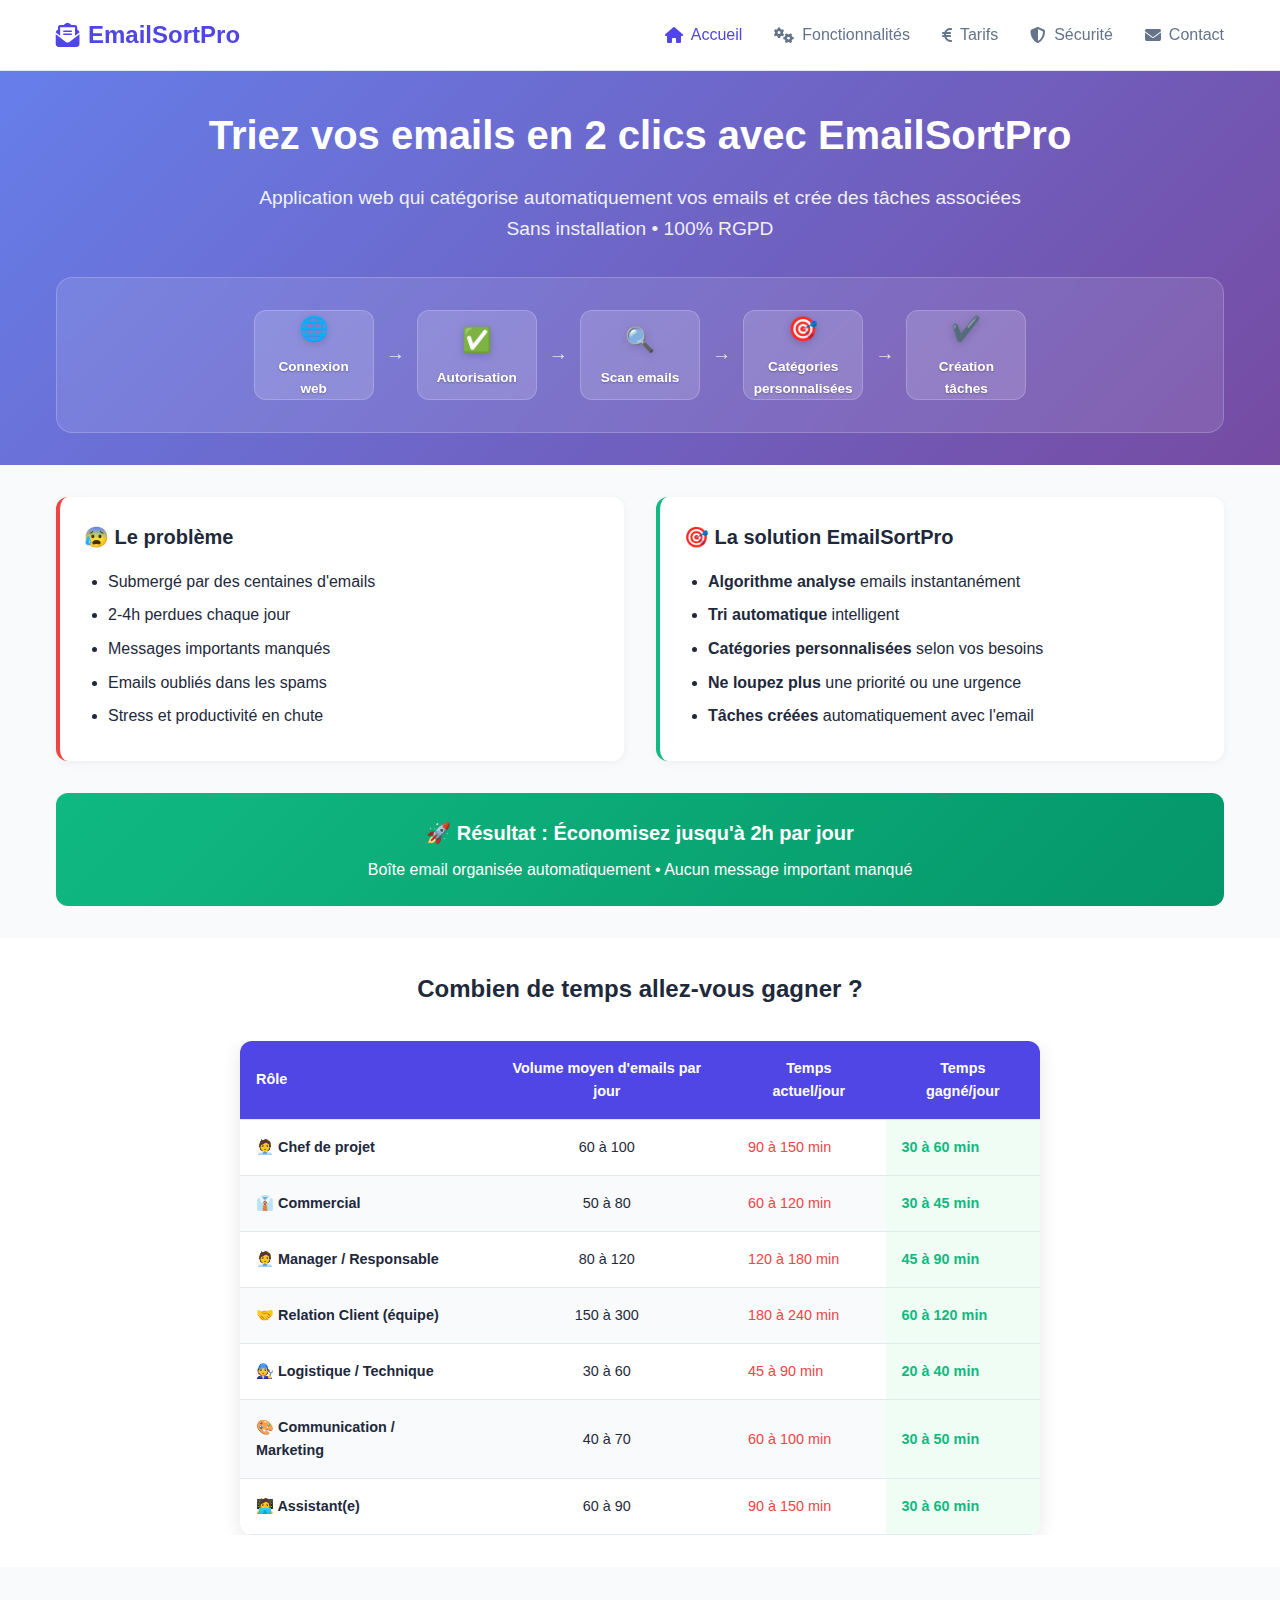
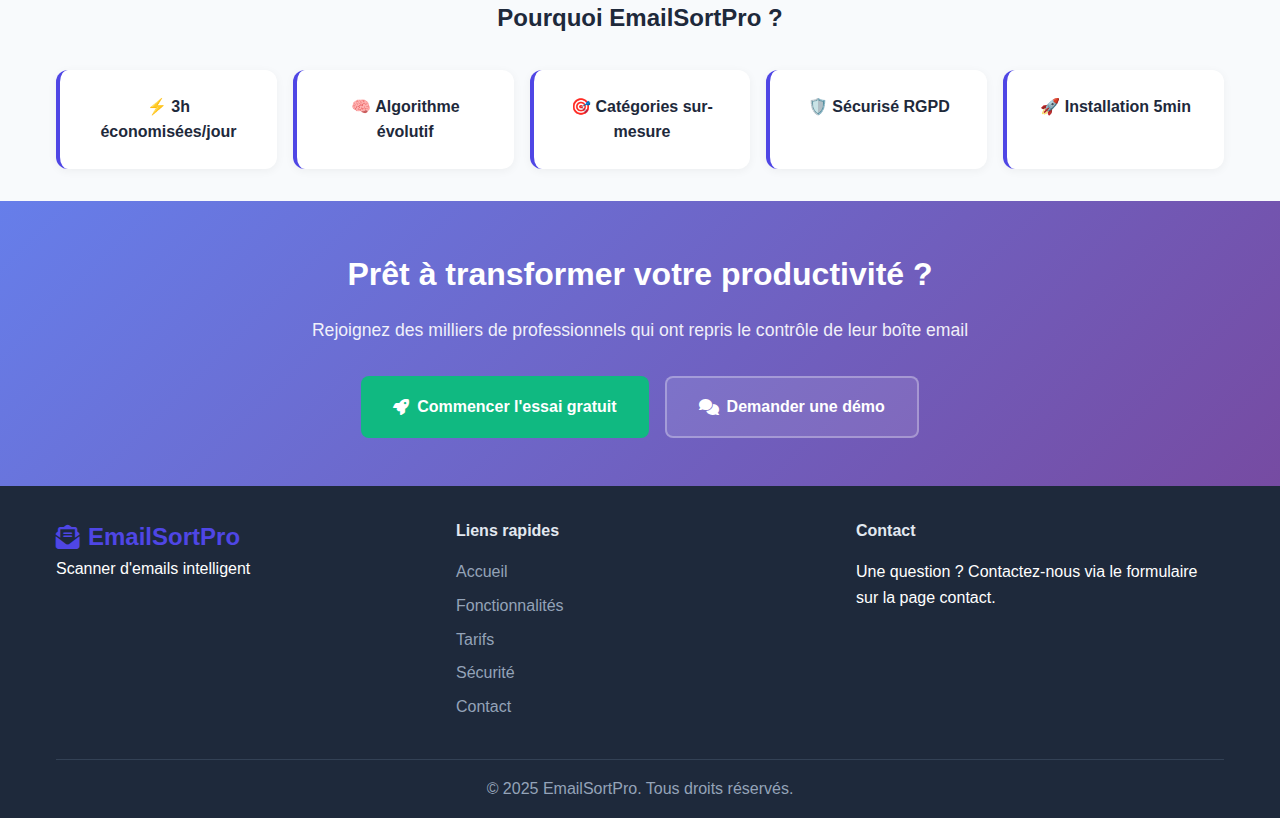
<file: index.html>
<!DOCTYPE html>
<html lang="fr">
<head>
    <meta charset="UTF-8">
    <meta name="viewport" content="width=device-width, initial-scale=1.0">
    <title>EmailSortPro - Scanner d'Emails Intelligent avec IA</title>
    <meta name="description" content="Organisez vos emails Outlook intelligemment avec l'IA. Catégorisation automatique et organisation par domaine.">
    <meta name="keywords" content="email, outlook, microsoft, gestion, ia, productivité, organisation">
    <link rel="stylesheet" href="https://cdnjs.cloudflare.com/ajax/libs/font-awesome/6.4.0/css/all.min.css">
    <style>
        * {
            margin: 0;
            padding: 0;
            box-sizing: border-box;
        }

        body {
            font-family: 'Inter', -apple-system, BlinkMacSystemFont, 'Segoe UI', Roboto, sans-serif;
            line-height: 1.6;
            color: #1e293b;
            background: #ffffff;
        }

        .container {
            max-width: 1200px;
            margin: 0 auto;
            padding: 0 1rem;
        }

        /* Navigation */
        .navbar {
            background: rgba(255, 255, 255, 0.95);
            backdrop-filter: blur(10px);
            border-bottom: 1px solid #e2e8f0;
            position: sticky;
            top: 0;
            z-index: 100;
        }

        .nav-container {
            display: flex;
            justify-content: space-between;
            align-items: center;
            padding: 1rem 0;
            max-width: 1200px;
            margin: 0 auto;
            padding-left: 1rem;
            padding-right: 1rem;
        }

        .logo {
            display: flex;
            align-items: center;
            gap: 0.5rem;
            font-size: 1.5rem;
            font-weight: 700;
            color: #4f46e5;
        }

        .nav-links {
            display: flex;
            list-style: none;
            gap: 2rem;
        }

        .nav-link {
            display: flex;
            align-items: center;
            gap: 0.5rem;
            text-decoration: none;
            color: #64748b;
            font-weight: 500;
            transition: color 0.2s;
        }

        .nav-link:hover,
        .nav-link.active {
            color: #4f46e5;
        }

        .mobile-menu-btn {
            display: none;
            background: none;
            border: none;
            cursor: pointer;
            flex-direction: column;
            gap: 4px;
        }

        .hamburger-line {
            width: 25px;
            height: 3px;
            background: #4f46e5;
            transition: 0.3s;
        }

        /* Hero Section - Collé au menu */
        .hero {
            background: linear-gradient(135deg, #667eea 0%, #764ba2 100%);
            color: white;
            text-align: center;
            padding: 2rem 0;
        }

        .hero h1 {
            font-size: 2.5rem;
            font-weight: 800;
            margin-bottom: 1rem;
        }

        .hero-subtitle {
            font-size: 1.2rem;
            margin-bottom: 2rem;
            opacity: 0.9;
        }

        /* Process Steps dans le Hero */
        .hero-steps {
            margin-top: 2rem;
            padding: 2rem;
            background: rgba(255, 255, 255, 0.1);
            border-radius: 16px;
            backdrop-filter: blur(10px);
            border: 1px solid rgba(255, 255, 255, 0.2);
        }

        .step-flow {
            display: flex;
            align-items: center;
            justify-content: center;
            gap: 0.5rem;
            flex-wrap: wrap;
        }

        .step-item {
            display: flex;
            flex-direction: column;
            align-items: center;
            gap: 0.5rem;
            background: rgba(255, 255, 255, 0.15);
            padding: 1rem 0.75rem;
            border-radius: 12px;
            border: 1px solid rgba(255, 255, 255, 0.2);
            min-width: 120px;
            width: 120px;
            height: 90px;
            transition: all 0.3s ease;
            justify-content: center;
        }

        .step-item:hover {
            transform: translateY(-2px);
            background: rgba(255, 255, 255, 0.25);
        }

        .step-icon {
            font-size: 1.5rem;
            filter: drop-shadow(0 2px 4px rgba(0,0,0,0.2));
        }

        .step-item span {
            font-size: 0.85rem;
            font-weight: 600;
            text-align: center;
            color: white;
            text-shadow: 0 1px 2px rgba(0,0,0,0.3);
        }

        .step-arrow {
            color: rgba(255, 255, 255, 0.8);
            font-size: 1.2rem;
            font-weight: bold;
            margin: 0 0.25rem;
        }

        /* Section Problème/Solution - Collée au hero */
        .problem-solution-section {
            background: #f8fafc;
            padding: 2rem 0;
        }

        .problem-solution-condensed {
            display: grid;
            grid-template-columns: 1fr 1fr;
            gap: 2rem;
            margin-bottom: 2rem;
        }

        .problem-side,
        .solution-side {
            background: white;
            padding: 1.5rem;
            border-radius: 12px;
            box-shadow: 0 2px 10px rgba(0,0,0,0.05);
        }

        .problem-side {
            border-left: 4px solid #ef4444;
        }

        .solution-side {
            border-left: 4px solid #10b981;
        }

        .problem-side h2,
        .solution-side h2 {
            font-size: 1.25rem;
            margin-bottom: 1rem;
        }

        .problem-side ul,
        .solution-side ul {
            margin: 0;
            padding-left: 1.5rem;
        }

        .problem-side li,
        .solution-side li {
            margin-bottom: 0.5rem;
        }

        .result-highlight {
            background: linear-gradient(135deg, #10b981, #059669);
            color: white;
            padding: 1.5rem;
            border-radius: 12px;
            text-align: center;
        }

        .result-highlight h3 {
            font-size: 1.25rem;
            margin-bottom: 0.5rem;
        }

        /* Tableau - Collé à la section précédente */
        .time-savings-section {
            background: white;
            padding: 2rem 0;
        }

        .section-title {
            font-size: 1.5rem;
            font-weight: 700;
            text-align: center;
            margin-bottom: 2rem;
            color: #1e293b;
        }

        .savings-table {
            width: 100%;
            background: white;
            border-radius: 12px;
            overflow: hidden;
            box-shadow: 0 4px 20px rgba(0,0,0,0.1);
            border-collapse: collapse;
        }

        .savings-table thead {
            background: #4f46e5;
            color: white;
        }

        .savings-table th,
        .savings-table td {
            padding: 1rem;
            text-align: left;
            border-bottom: 1px solid #e2e8f0;
        }

        .savings-table th {
            font-weight: 600;
            font-size: 0.9rem;
        }

        .savings-table td {
            font-size: 0.9rem;
        }

        .savings-table tbody tr:nth-child(even) {
            background: #f8fafc;
        }

        .savings-table tbody tr:hover {
            background: #f1f5f9;
        }

        .time-saved {
            background: #f0fdf4;
            color: #10b981;
            font-weight: 700;
            text-align: center;
        }

        .time-current {
            color: #ef4444;
            text-align: center;
        }

        /* Avantages - Collé au tableau */
        .advantages-section {
            background: #f8fafc;
            padding: 2rem 0;
        }

        .advantages-condensed {
            display: grid;
            grid-template-columns: repeat(auto-fit, minmax(220px, 1fr));
            gap: 1rem;
        }

        .advantage-compact {
            background: white;
            padding: 1.5rem;
            border-radius: 12px;
            box-shadow: 0 2px 10px rgba(0,0,0,0.05);
            text-align: center;
            font-size: 1rem;
            font-weight: 500;
            border-left: 4px solid #4f46e5;
        }

        /* Étapes - Collé aux avantages */
        .steps-section {
            background: white;
            padding: 2rem 0;
        }

        .steps-simple {
            display: grid;
            grid-template-columns: repeat(auto-fit, minmax(280px, 1fr));
            gap: 1.5rem;
        }

        .step-simple {
            background: #f8fafc;
            padding: 2rem;
            border-radius: 12px;
            text-align: center;
            position: relative;
            border: 2px solid #e2e8f0;
            transition: all 0.3s ease;
        }

        .step-simple:hover {
            border-color: #4f46e5;
            transform: translateY(-2px);
        }

        .step-number {
            background: #4f46e5;
            color: white;
            width: 40px;
            height: 40px;
            border-radius: 50%;
            display: flex;
            align-items: center;
            justify-content: center;
            font-weight: 700;
            font-size: 1.2rem;
            margin: 0 auto 1rem auto;
        }

        .step-simple h3 {
            font-size: 1.1rem;
            margin-bottom: 0.5rem;
            color: #1e293b;
        }

        .step-simple p {
            color: #64748b;
            font-size: 0.9rem;
        }

        /* CTA Final - Collé aux étapes */
        .cta-final {
            background: linear-gradient(135deg, #667eea 0%, #764ba2 100%);
            color: white;
            text-align: center;
            padding: 3rem 0;
        }

        .cta-final h2 {
            font-size: 2rem;
            margin-bottom: 1rem;
        }

        .cta-final p {
            font-size: 1.1rem;
            margin-bottom: 2rem;
            opacity: 0.9;
        }

        .hero-buttons {
            display: flex;
            gap: 1rem;
            justify-content: center;
            flex-wrap: wrap;
        }

        .btn-primary,
        .btn-secondary {
            display: inline-flex;
            align-items: center;
            gap: 0.5rem;
            padding: 1rem 2rem;
            border-radius: 8px;
            text-decoration: none;
            font-weight: 600;
            transition: all 0.3s ease;
            font-size: 1rem;
        }

        .btn-primary {
            background: #10b981;
            color: white;
        }

        .btn-primary:hover {
            background: #059669;
            transform: translateY(-1px);
        }

        .btn-secondary {
            background: rgba(255, 255, 255, 0.1);
            color: white;
            border: 2px solid rgba(255, 255, 255, 0.3);
        }

        .btn-secondary:hover {
            background: rgba(255, 255, 255, 0.2);
            border-color: rgba(255, 255, 255, 0.5);
        }

        /* Footer - Collé au CTA */
        .footer {
            background: #1e293b;
            color: white;
            padding: 2rem 0 1rem 0;
        }

        .footer-content {
            display: grid;
            grid-template-columns: repeat(auto-fit, minmax(250px, 1fr));
            gap: 2rem;
            margin-bottom: 2rem;
        }

        .footer-section h4 {
            margin-bottom: 1rem;
            color: #e2e8f0;
        }

        .footer-section ul {
            list-style: none;
        }

        .footer-section ul li {
            margin-bottom: 0.5rem;
        }

        .footer-section a {
            color: #94a3b8;
            text-decoration: none;
            transition: color 0.2s;
        }

        .footer-section a:hover {
            color: #4f46e5;
        }

        .footer-bottom {
            border-top: 1px solid #334155;
            padding-top: 1rem;
            text-align: center;
            color: #94a3b8;
        }

        /* Responsive */
        @media (max-width: 768px) {
            .nav-links {
                display: none;
            }

            .mobile-menu-btn {
                display: flex;
            }

            .hero h1 {
                font-size: 2rem;
            }

            .hero-subtitle {
                font-size: 1rem;
            }

            .problem-solution-condensed {
                grid-template-columns: 1fr;
            }

            .advantages-condensed {
                grid-template-columns: 1fr;
            }

            .steps-simple {
                grid-template-columns: 1fr;
            }

            .hero-buttons {
                flex-direction: column;
                align-items: center;
            }

            .savings-table {
                font-size: 0.8rem;
            }

            .savings-table th,
            .savings-table td {
                padding: 0.5rem;
            }

            /* Steps mobile */
            .step-flow {
                flex-direction: column;
                gap: 1rem;
            }

            .step-arrow {
                transform: rotate(90deg);
                margin: 0;
            }

            .step-item {
                min-width: 120px;
                width: 100%;
                max-width: 200px;
            }

            .hero-steps {
                padding: 1.5rem 1rem;
            }
        }
    </style>
</head>
<body>
    <!-- Navigation -->
    <nav class="navbar">
        <div class="nav-container">
            <div class="logo">
                <i class="fas fa-envelope-open-text"></i>
                <span>EmailSortPro</span>
            </div>
            
            <div class="nav-menu" id="navMenu">
                <ul class="nav-links">
                    <li><a href="index.html" class="nav-link active">
                        <i class="fas fa-home"></i> 
                        <span>Accueil</span>
                    </a></li>
                    <li><a href="fonctionnalites.html" class="nav-link">
                        <i class="fas fa-cogs"></i> 
                        <span>Fonctionnalités</span>
                    </a></li>
                    <li><a href="tarifs.html" class="nav-link">
                        <i class="fas fa-euro-sign"></i> 
                        <span>Tarifs</span>
                    </a></li>
                    <li><a href="securite.html" class="nav-link">
                        <i class="fas fa-shield-alt"></i> 
                        <span>Sécurité</span>
                    </a></li>
                    <li><a href="contact.html" class="nav-link">
                        <i class="fas fa-envelope"></i> 
                        <span>Contact</span>
                    </a></li>
                </ul>
            </div>

            <button class="mobile-menu-btn" id="mobileMenuBtn" aria-label="Menu">
                <span class="hamburger-line"></span>
                <span class="hamburger-line"></span>
                <span class="hamburger-line"></span>
            </button>
        </div>
    </nav>

    <!-- Hero Section -->
    <section class="hero">
        <div class="container">
            <div class="hero-content">
                <h1>Triez vos emails en 2 clics avec EmailSortPro</h1>
                <p class="hero-subtitle">
                    Application web qui catégorise automatiquement vos emails et crée des tâches associées<br>
                    Sans installation • 100% RGPD
                </p>
                
                <!-- Process Steps Intégrées -->
                <div class="hero-steps">
                    <div class="step-flow">
                        <div class="step-item">
                            <div class="step-icon">🌐</div>
                            <span>Connexion<br>web</span>
                        </div>
                        <div class="step-arrow">→</div>
                        <div class="step-item">
                            <div class="step-icon">✅</div>
                            <span>Autorisation</span>
                        </div>
                        <div class="step-arrow">→</div>
                        <div class="step-item">
                            <div class="step-icon">🔍</div>
                            <span>Scan emails</span>
                        </div>
                        <div class="step-arrow">→</div>
                        <div class="step-item">
                            <div class="step-icon">🎯</div>
                            <span>Catégories<br>personnalisées</span>
                        </div>
                        <div class="step-arrow">→</div>
                        <div class="step-item">
                            <div class="step-icon">✔️</div>
                            <span>Création tâches</span>
                        </div>
                    </div>
                </div>
            </div>
        </div>
    </section>

    <!-- Section Problème/Solution -->
    <section class="problem-solution-section">
        <div class="container">
            <div class="problem-solution-condensed">
                <div class="problem-side">
                    <h2>😰 Le problème</h2>
                    <ul>
                        <li>Submergé par des centaines d'emails</li>
                        <li>2-4h perdues chaque jour</li>
                        <li>Messages importants manqués</li>
                        <li>Emails oubliés dans les spams</li>
                        <li>Stress et productivité en chute</li>
                    </ul>
                </div>
                
                <div class="solution-side">
                    <h2>🎯 La solution EmailSortPro</h2>
                    <ul>
                        <li><strong>Algorithme analyse</strong> emails instantanément</li>
                        <li><strong>Tri automatique</strong> intelligent</li>
                        <li><strong>Catégories personnalisées</strong> selon vos besoins</li>
                        <li><strong>Ne loupez plus</strong> une priorité ou une urgence</li>
                        <li><strong>Tâches créées</strong> automatiquement avec l'email</li>
                    </ul>
                </div>
            </div>
            
            <div class="result-highlight">
                <h3>🚀 Résultat : Économisez jusqu'à 2h par jour</h3>
                <p>Boîte email organisée automatiquement • Aucun message important manqué</p>
            </div>
        </div>
    </section>

    <!-- Tableau de gain de temps détaillé -->
    <section class="time-savings-section">
        <div class="container">
            <h2 class="section-title">Combien de temps allez-vous gagner ?</h2>
            
            <div style="overflow-x: auto; display: flex; justify-content: center;">
                <table class="savings-table" style="max-width: 800px;">
                    <thead>
                        <tr>
                            <th>Rôle</th>
                            <th style="text-align: center;">Volume moyen d'emails par jour</th>
                            <th style="text-align: center;">Temps actuel/jour</th>
                            <th style="text-align: center;">Temps gagné/jour</th>
                        </tr>
                    </thead>
                    <tbody>
                        <tr>
                            <td><strong>🧑‍💼 Chef de projet</strong></td>
                            <td style="text-align: center;">60 à 100</td>
                            <td class="time-current">90 à 150 min</td>
                            <td class="time-saved">30 à 60 min</td>
                        </tr>
                        <tr>
                            <td><strong>👔 Commercial</strong></td>
                            <td style="text-align: center;">50 à 80</td>
                            <td class="time-current">60 à 120 min</td>
                            <td class="time-saved">30 à 45 min</td>
                        </tr>
                        <tr>
                            <td><strong>🧑‍💼 Manager / Responsable</strong></td>
                            <td style="text-align: center;">80 à 120</td>
                            <td class="time-current">120 à 180 min</td>
                            <td class="time-saved">45 à 90 min</td>
                        </tr>
                        <tr>
                            <td><strong>🤝 Relation Client (équipe)</strong></td>
                            <td style="text-align: center;">150 à 300</td>
                            <td class="time-current">180 à 240 min</td>
                            <td class="time-saved">60 à 120 min</td>
                        </tr>
                        <tr>
                            <td><strong>🧑‍🔧 Logistique / Technique</strong></td>
                            <td style="text-align: center;">30 à 60</td>
                            <td class="time-current">45 à 90 min</td>
                            <td class="time-saved">20 à 40 min</td>
                        </tr>
                        <tr>
                            <td><strong>🎨 Communication / Marketing</strong></td>
                            <td style="text-align: center;">40 à 70</td>
                            <td class="time-current">60 à 100 min</td>
                            <td class="time-saved">30 à 50 min</td>
                        </tr>
                        <tr>
                            <td><strong>🧑‍💻 Assistant(e)</strong></td>
                            <td style="text-align: center;">60 à 90</td>
                            <td class="time-current">90 à 150 min</td>
                            <td class="time-saved">30 à 60 min</td>
                        </tr>
                    </tbody>
                </table>
            </div>
        </div>
    </section>

    <!-- Avantages condensés -->
    <section class="advantages-section">
        <div class="container">
            <h2 class="section-title">Pourquoi EmailSortPro ?</h2>
            
            <div class="advantages-condensed">
                <div class="advantage-compact">⚡ <strong>3h économisées/jour</strong></div>
                <div class="advantage-compact">🧠 <strong>Algorithme évolutif</strong></div>
                <div class="advantage-compact">🎯 <strong>Catégories sur-mesure</strong></div>
                <div class="advantage-compact">🛡️ <strong>Sécurisé RGPD</strong></div>
                <div class="advantage-compact">🚀 <strong>Installation 5min</strong></div>
            </div>
        </div>
    </section>



    <!-- Call to Action Final -->
    <section class="cta-final">
        <div class="container">
            <h2>Prêt à transformer votre productivité ?</h2>
            <p>Rejoignez des milliers de professionnels qui ont repris le contrôle de leur boîte email</p>
            <div class="hero-buttons">
                <a href="tarifs.html#contact" class="btn-primary">
                    <i class="fas fa-rocket"></i> Commencer l'essai gratuit
                </a>
                <a href="tarifs.html#contact" class="btn-secondary">
                    <i class="fas fa-comments"></i> Demander une démo
                </a>
            </div>
        </div>
    </section>

    <!-- Footer -->
    <footer class="footer">
        <div class="container">
            <div class="footer-content">
                <div class="footer-section">
                    <div class="logo">
                        <i class="fas fa-envelope-open-text"></i>
                        <span>EmailSortPro</span>
                    </div>
                    <p>Scanner d'emails intelligent</p>
                </div>
                <div class="footer-section">
                    <h4>Liens rapides</h4>
                    <ul>
                        <li><a href="index.html">Accueil</a></li>
                        <li><a href="fonctionnalites.html">Fonctionnalités</a></li>
                        <li><a href="tarifs.html">Tarifs</a></li>
                        <li><a href="securite.html">Sécurité</a></li>
                        <li><a href="contact.html">Contact</a></li>
                    </ul>
                </div>
                <div class="footer-section">
                    <h4>Contact</h4>
                    <p>Une question ? Contactez-nous via le formulaire sur la page contact.</p>
                </div>
            </div>
            <div class="footer-bottom">
                <p>&copy; 2025 EmailSortPro. Tous droits réservés.</p>
            </div>
        </div>
    </footer>

    <script>
        // Menu mobile
        const mobileMenuBtn = document.getElementById('mobileMenuBtn');
        const navMenu = document.getElementById('navMenu');

        mobileMenuBtn.addEventListener('click', () => {
            navMenu.classList.toggle('active');
        });

        // Fermer le menu mobile quand on clique sur un lien
        document.querySelectorAll('.nav-link').forEach(link => {
            link.addEventListener('click', () => {
                navMenu.classList.remove('active');
            });
        });

        // Smooth scrolling pour les liens internes
        document.querySelectorAll('a[href^="#"]').forEach(anchor => {
            anchor.addEventListener('click', function (e) {
                e.preventDefault();
                const target = document.querySelector(this.getAttribute('href'));
                if (target) {
                    target.scrollIntoView({
                        behavior: 'smooth'
                    });
                }
            });
        });
    </script>
</body>
</html>
</file>
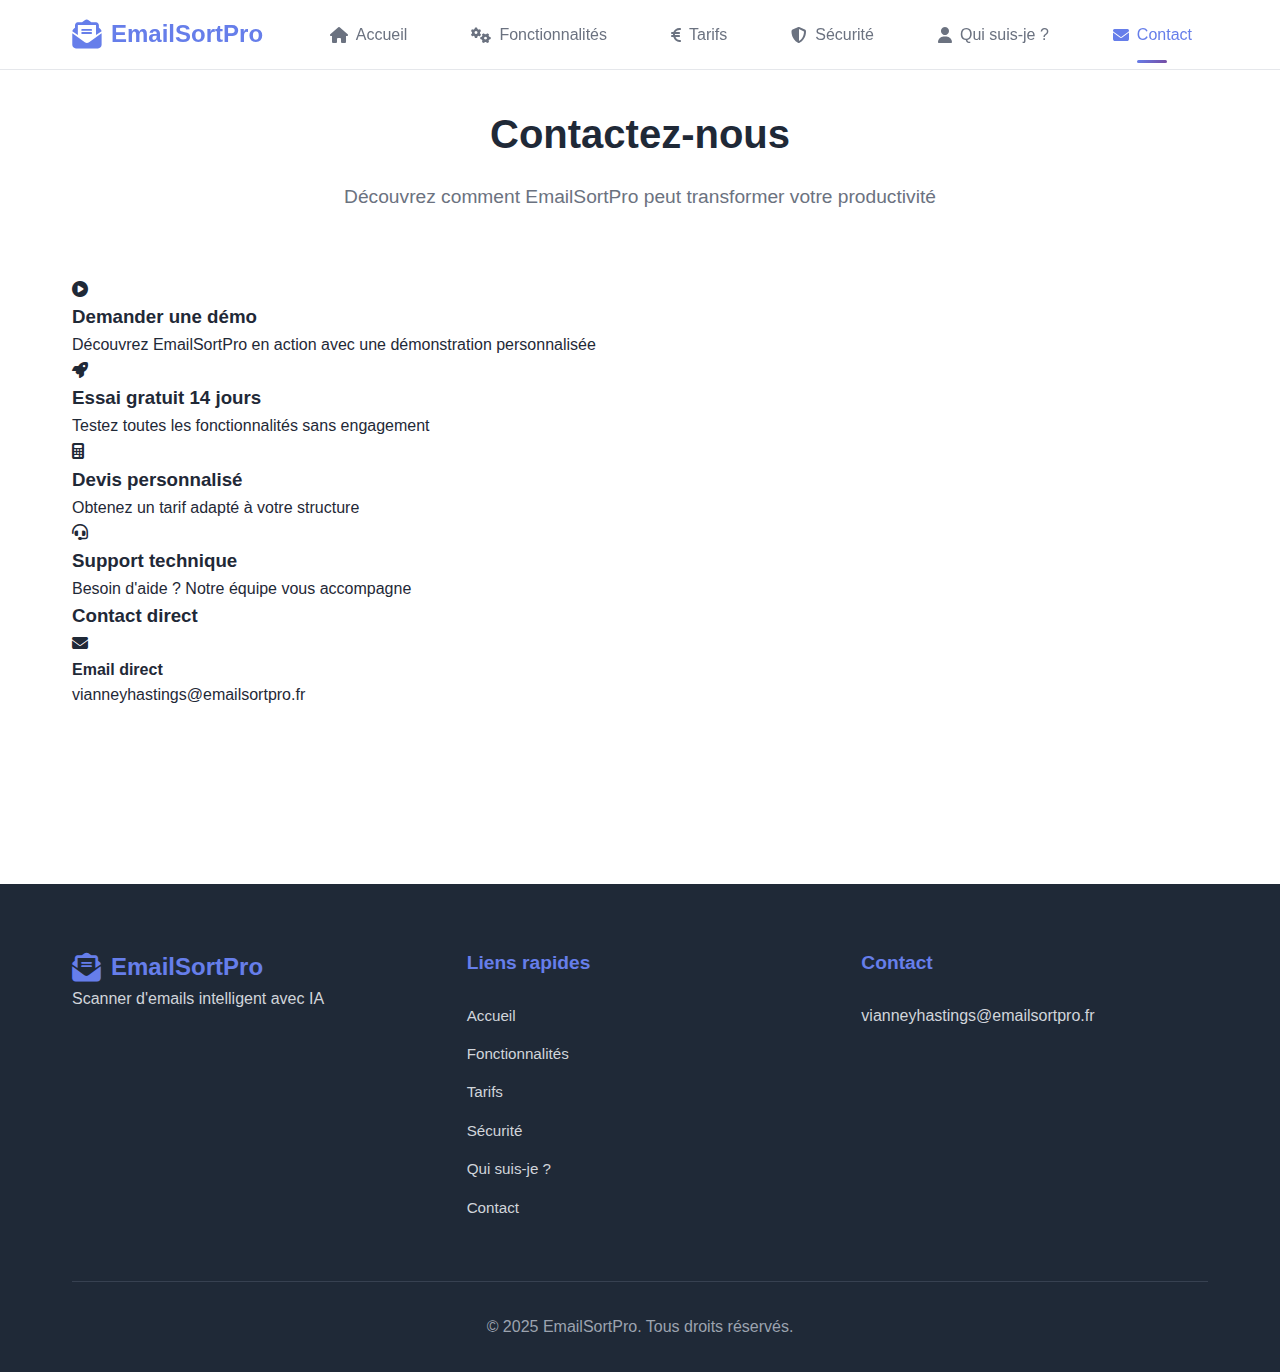
<file: contact.html>
<!DOCTYPE html>
<html lang="fr">
<head>
    <meta charset="UTF-8">
    <meta name="viewport" content="width=device-width, initial-scale=1.0">
    <title>Contact - EmailSortPro</title>
    <meta name="description" content="Contactez l'équipe EmailSortPro pour une démonstration, un essai gratuit ou des informations sur nos solutions IA.">
    <link rel="stylesheet" href="https://cdnjs.cloudflare.com/ajax/libs/font-awesome/6.4.0/css/all.min.css">
    <link rel="stylesheet" href="styles.css">
</head>
<body>
    <!-- Navigation -->
    <nav class="navbar">
        <div class="nav-container">
            <div class="logo">
                <i class="fas fa-envelope-open-text"></i>
                <span>EmailSortPro</span>
            </div>
            
            <div class="nav-menu" id="navMenu">
                <ul class="nav-links">
                    <li><a href="index.html" class="nav-link">
                        <i class="fas fa-home"></i> 
                        <span>Accueil</span>
                    </a></li>
                    <li><a href="fonctionnalites.html" class="nav-link">
                        <i class="fas fa-cogs"></i> 
                        <span>Fonctionnalités</span>
                    </a></li>
                    <li><a href="tarifs.html" class="nav-link">
                        <i class="fas fa-euro-sign"></i> 
                        <span>Tarifs</span>
                    </a></li>
                    <li><a href="securite.html" class="nav-link">
                        <i class="fas fa-shield-alt"></i> 
                        <span>Sécurité</span>
                    </a></li>
                    <li><a href="presentation.html" class="nav-link">
                        <i class="fas fa-user"></i> 
                        <span>Qui suis-je ?</span>
                    </a></li>
                    <li><a href="contact.html" class="nav-link active">
                        <i class="fas fa-envelope"></i> 
                        <span>Contact</span>
                    </a></li>
                </ul>
            </div>

            <button class="mobile-menu-btn" id="mobileMenuBtn" aria-label="Menu">
                <span class="hamburger-line"></span>
                <span class="hamburger-line"></span>
                <span class="hamburger-line"></span>
            </button>
        </div>
    </nav>

    <!-- Page Contact -->
    <section class="section page-content">
        <div class="container">
            <h1 class="section-title">Contactez-nous</h1>
            <p class="section-subtitle">
                Découvrez comment EmailSortPro peut transformer votre productivité
            </p>

            <!-- Types de contact -->
            <div class="contact-types-grid">
                <div class="contact-type-card" onclick="selectContactType('demo')">
                    <div class="contact-type-icon">
                        <i class="fas fa-play-circle"></i>
                    </div>
                    <h3>Demander une démo</h3>
                    <p>Découvrez EmailSortPro en action avec une démonstration personnalisée</p>
                </div>

                <div class="contact-type-card" onclick="selectContactType('trial')">
                    <div class="contact-type-icon">
                        <i class="fas fa-rocket"></i>
                    </div>
                    <h3>Essai gratuit 14 jours</h3>
                    <p>Testez toutes les fonctionnalités sans engagement</p>
                </div>

                <div class="contact-type-card" onclick="selectContactType('quote')">
                    <div class="contact-type-icon">
                        <i class="fas fa-calculator"></i>
                    </div>
                    <h3>Devis personnalisé</h3>
                    <p>Obtenez un tarif adapté à votre structure</p>
                </div>

                <div class="contact-type-card" onclick="selectContactType('support')">
                    <div class="contact-type-icon">
                        <i class="fas fa-headset"></i>
                    </div>
                    <h3>Support technique</h3>
                    <p>Besoin d'aide ? Notre équipe vous accompagne</p>
                </div>
            </div>

            <!-- Formulaire de contact -->
            <div id="contactForm" class="contact-form-section" style="display: none;">
                <h2 id="formTitle" class="form-title">Votre demande</h2>
                
                <div class="contact-form">
                    <form id="mainContactForm">
                        <input type="hidden" id="contactType" name="contactType" value="">
                        
                        <div class="form-group">
                            <label for="name">Nom complet</label>
                            <input type="text" id="name" name="name" required>
                        </div>
                        
                        <div class="form-group">
                            <label for="email">Email professionnel</label>
                            <input type="email" id="email" name="email" required>
                        </div>
                        
                        <div class="form-group">
                            <label for="company">Entreprise</label>
                            <input type="text" id="company" name="company">
                        </div>
                        
                        <div id="phoneGroup" class="form-group" style="display: none;">
                            <label for="phone">Téléphone</label>
                            <input type="tel" id="phone" name="phone">
                        </div>
                        
                        <div class="form-group">
                            <label for="users">Nombre d'utilisateurs</label>
                            <select id="users" name="users">
                                <option value="1-5">1-5 utilisateurs</option>
                                <option value="6-20">6-20 utilisateurs</option>
                                <option value="21-49">21-49 utilisateurs</option>
                                <option value="50-100">50-100 utilisateurs</option>
                                <option value="100+">100+ utilisateurs</option>
                            </select>
                        </div>
                        
                        <div class="form-group">
                            <label for="message">Message</label>
                            <textarea id="message" name="message" rows="6"></textarea>
                        </div>
                        
                        <div class="form-actions">
                            <button type="button" class="btn-secondary" onclick="resetContactForm()">
                                <i class="fas fa-arrow-left"></i> Retour
                            </button>
                            <button type="submit" class="submit-btn">
                                <i class="fas fa-paper-plane"></i> <span>Envoyer ma demande</span>
                            </button>
                        </div>
                    </form>
                </div>
            </div>

            <!-- Informations de contact -->
            <div class="contact-info-section">
                <h3>Contact direct</h3>
                <div class="contact-methods-grid">
                    <div class="contact-method">
                        <i class="fas fa-envelope"></i>
                        <h4>Email direct</h4>
                        <p>vianneyhastings@emailsortpro.fr</p>
                    </div>
                </div>
            </div>
        </div>
    </section>

    <!-- Footer -->
    <footer class="footer">
        <div class="container">
            <div class="footer-content">
                <div class="footer-section">
                    <div class="logo">
                        <i class="fas fa-envelope-open-text"></i>
                        <span>EmailSortPro</span>
                    </div>
                    <p>Scanner d'emails intelligent avec IA</p>
                </div>
                <div class="footer-section">
                    <h4>Liens rapides</h4>
                    <ul>
                        <li><a href="index.html">Accueil</a></li>
                        <li><a href="fonctionnalites.html">Fonctionnalités</a></li>
                        <li><a href="tarifs.html">Tarifs</a></li>
                        <li><a href="securite.html">Sécurité</a></li>
                        <li><a href="presentation.html">Qui suis-je ?</a></li>
                        <li><a href="contact.html">Contact</a></li>
                    </ul>
                </div>
                <div class="footer-section">
                    <h4>Contact</h4>
                    <p>vianneyhastings@emailsortpro.fr</p>
                </div>
            </div>
            <div class="footer-bottom">
                <p>&copy; 2025 EmailSortPro. Tous droits réservés.</p>
            </div>
        </div>
    </footer>

    <script src="script.js"></script>
</body>
</html>
</file>
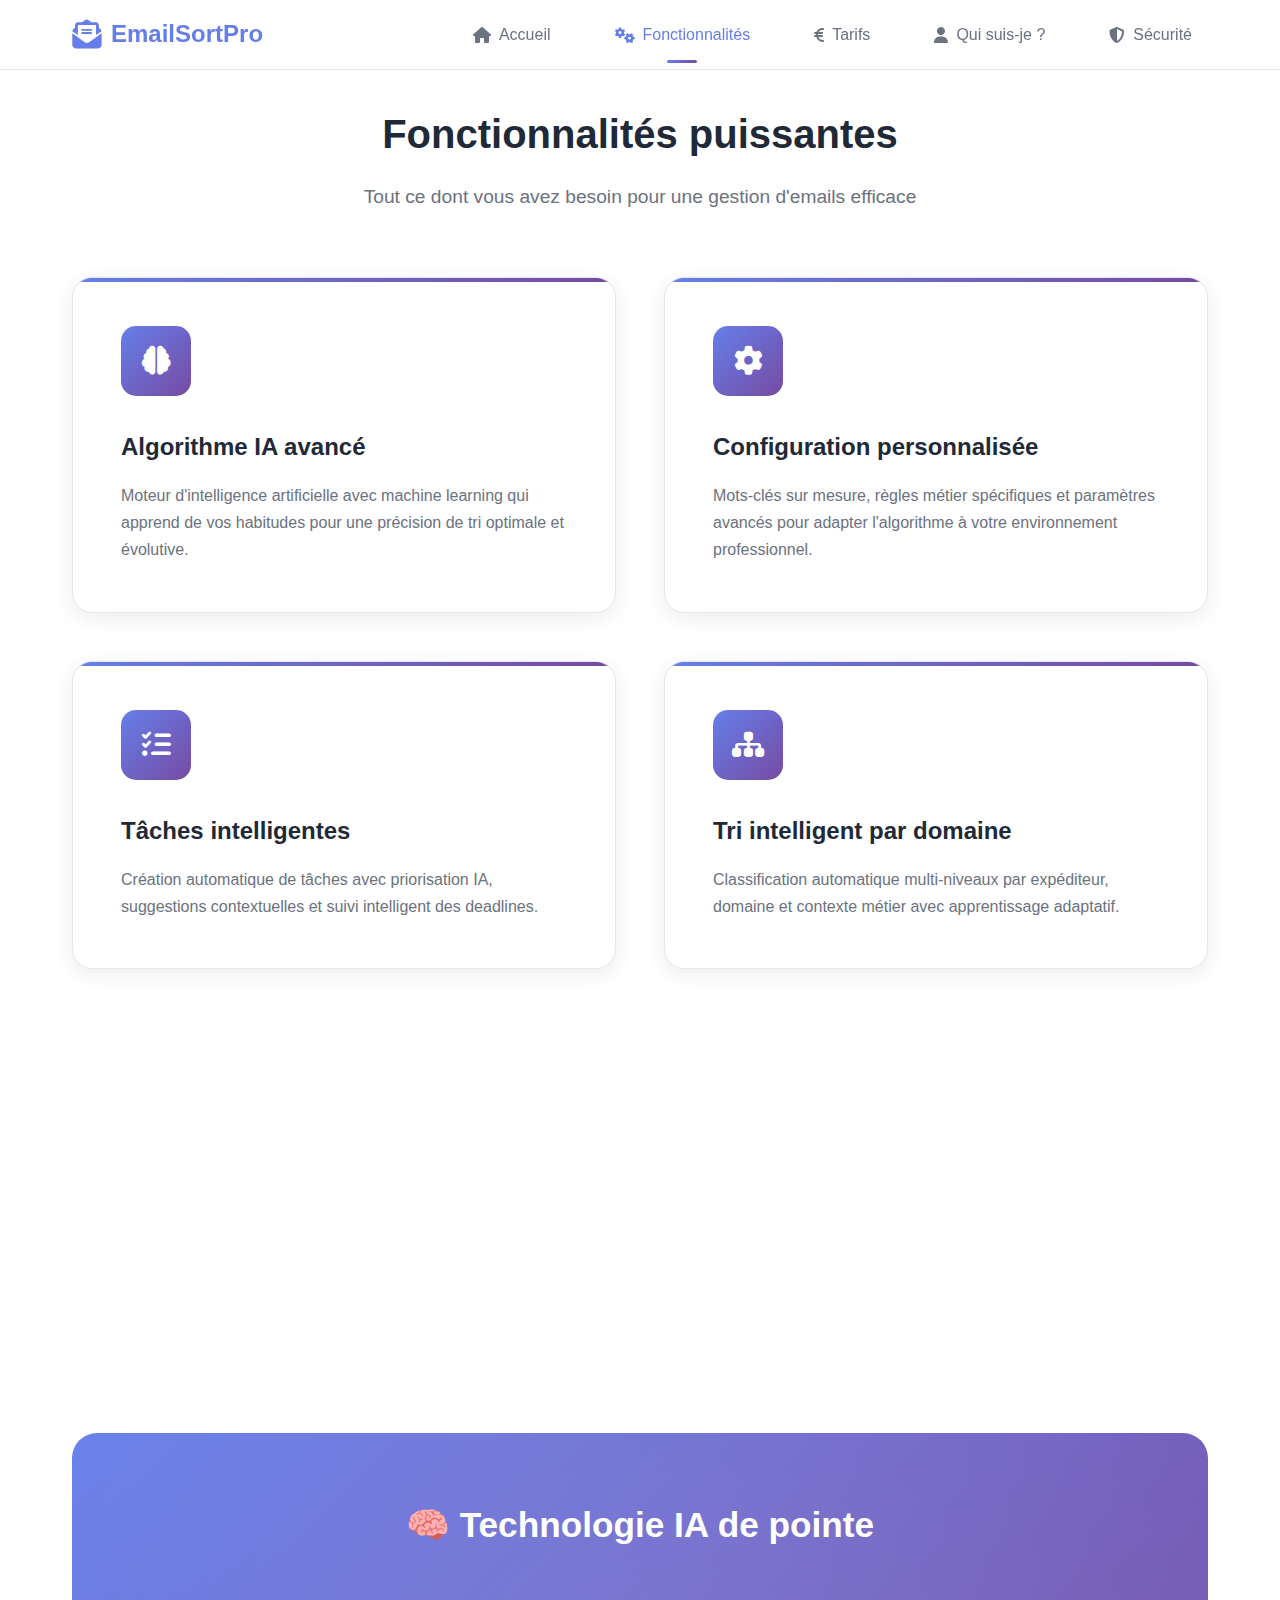
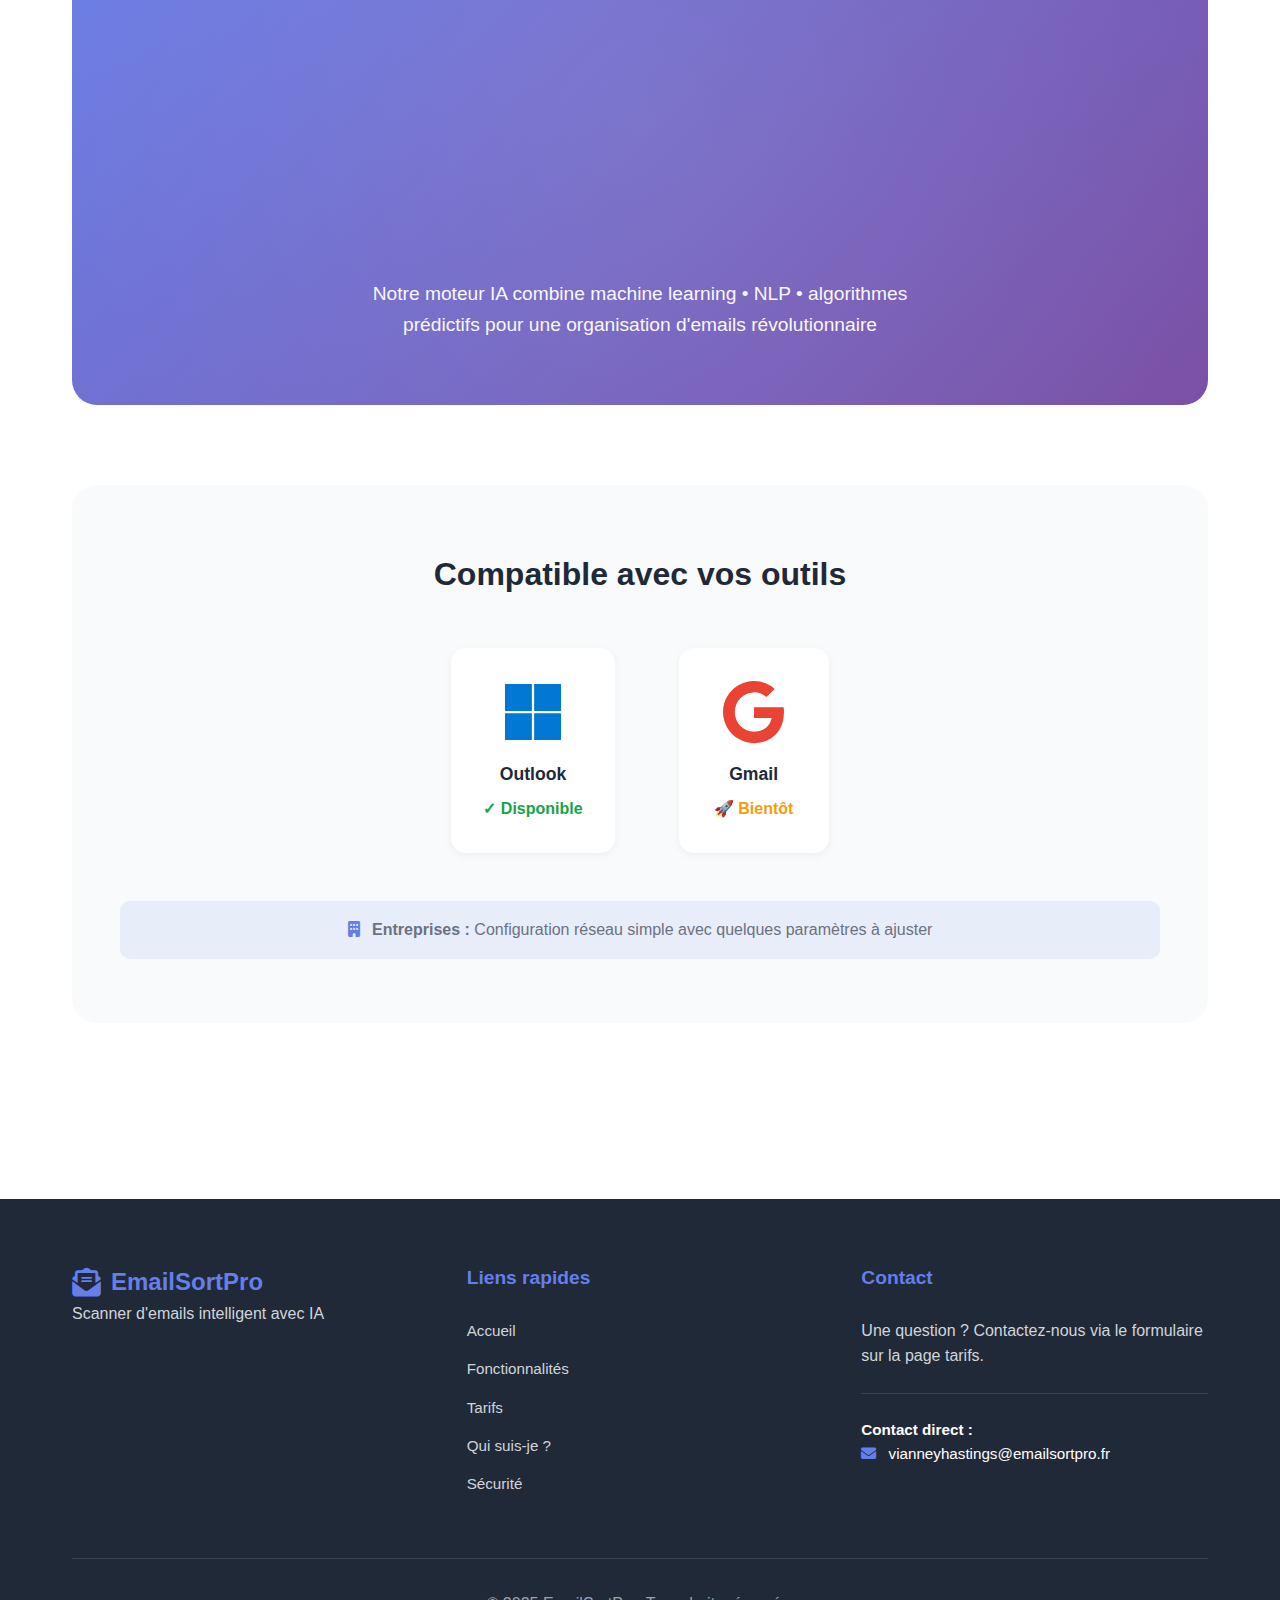
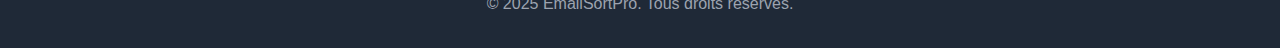
<file: fonctionnalites.html>
<!DOCTYPE html>
<html lang="fr">
<head>
    <meta charset="UTF-8">
    <meta name="viewport" content="width=device-width, initial-scale=1.0">
    <title>Fonctionnalités - EmailSortPro</title>
    <meta name="description" content="Découvrez toutes les fonctionnalités d'EmailSortPro : IA avancée, tri automatique, création de tâches et plus encore.">
    <link rel="stylesheet" href="https://cdnjs.cloudflare.com/ajax/libs/font-awesome/6.4.0/css/all.min.css">
    <link rel="stylesheet" href="styles.css">
</head>
<body>
    <!-- Navigation -->
    <nav class="navbar">
        <div class="nav-container">
            <div class="logo">
                <i class="fas fa-envelope-open-text"></i>
                <span>EmailSortPro</span>
            </div>
            
            <div class="nav-menu" id="navMenu">
                <ul class="nav-links">
                    <li><a href="index.html" class="nav-link">
                        <i class="fas fa-home"></i> 
                        <span>Accueil</span>
                    </a></li>
                    <li><a href="fonctionnalites.html" class="nav-link active">
                        <i class="fas fa-cogs"></i> 
                        <span>Fonctionnalités</span>
                    </a></li>
                    <li><a href="tarifs.html" class="nav-link">
                        <i class="fas fa-euro-sign"></i> 
                        <span>Tarifs</span>
                    </a></li>
                    <li><a href="presentation.html" class="nav-link">
                        <i class="fas fa-user"></i> 
                        <span>Qui suis-je ?</span>
                    </a></li>
                    <li><a href="securite.html" class="nav-link">
                        <i class="fas fa-shield-alt"></i> 
                        <span>Sécurité</span>
                    </a></li>
                </ul>
            </div>

            <button class="mobile-menu-btn" id="mobileMenuBtn" aria-label="Menu">
                <span class="hamburger-line"></span>
                <span class="hamburger-line"></span>
                <span class="hamburger-line"></span>
            </button>
        </div>
    </nav>

    <!-- Page Fonctionnalités -->
    <section class="section page-content">
        <div class="container">
            <h1 class="section-title">Fonctionnalités puissantes</h1>
            <p class="section-subtitle">
                Tout ce dont vous avez besoin pour une gestion d'emails efficace
            </p>
            
            <div class="features-grid">
                <div class="feature-card">
                    <div class="feature-icon">
                        <i class="fas fa-brain"></i>
                    </div>
                    <h3>Algorithme IA avancé</h3>
                    <p>Moteur d'intelligence artificielle avec machine learning qui apprend de vos habitudes pour une précision de tri optimale et évolutive.</p>
                </div>
                
                <div class="feature-card">
                    <div class="feature-icon">
                        <i class="fas fa-cog"></i>
                    </div>
                    <h3>Configuration personnalisée</h3>
                    <p>Mots-clés sur mesure, règles métier spécifiques et paramètres avancés pour adapter l'algorithme à votre environnement professionnel.</p>
                </div>
                
                <div class="feature-card">
                    <div class="feature-icon">
                        <i class="fas fa-tasks"></i>
                    </div>
                    <h3>Tâches intelligentes</h3>
                    <p>Création automatique de tâches avec priorisation IA, suggestions contextuelles et suivi intelligent des deadlines.</p>
                </div>
                
                <div class="feature-card">
                    <div class="feature-icon">
                        <i class="fas fa-sitemap"></i>
                    </div>
                    <h3>Tri intelligent par domaine</h3>
                    <p>Classification automatique multi-niveaux par expéditeur, domaine et contexte métier avec apprentissage adaptatif.</p>
                </div>
                
                <div class="feature-card">
                    <div class="feature-icon">
                        <i class="fas fa-robot"></i>
                    </div>
                    <h3>Réponses IA contextuelles</h3>
                    <p>Génération automatique de réponses intelligentes basées sur l'analyse sémantique et le contexte professionnel de vos emails.</p>
                </div>
                
                <div class="feature-card">
                    <div class="feature-icon">
                        <i class="fas fa-chart-pie"></i>
                    </div>
                    <h3>Analytics IA avancées</h3>
                    <p>Tableaux de bord intelligents avec insights prédictifs, analyse comportementale et optimisation continue des performances.</p>
                </div>
            </div>

            <!-- Technologie IA -->
            <div class="ai-technology-section">
                <h3>🧠 Technologie IA de pointe</h3>
                <div class="ai-features-grid">
                    <div class="ai-feature">
                        <div class="ai-feature-icon">⚡</div>
                        <div class="ai-feature-title">Algorithme neural</div>
                        <div class="ai-feature-desc">Apprentissage profond</div>
                    </div>
                    <div class="ai-feature">
                        <div class="ai-feature-icon">🎯</div>
                        <div class="ai-feature-title">Précision évolutive</div>
                        <div class="ai-feature-desc">S'améliore avec l'usage</div>
                    </div>
                    <div class="ai-feature">
                        <div class="ai-feature-icon">🚀</div>
                        <div class="ai-feature-title">Traitement temps réel</div>
                        <div class="ai-feature-desc">Analyse instantanée</div>
                    </div>
                    <div class="ai-feature">
                        <div class="ai-feature-icon">🔮</div>
                        <div class="ai-feature-title">Prédictions intelligentes</div>
                        <div class="ai-feature-desc">Anticipe vos besoins</div>
                    </div>
                </div>
                <p class="ai-description">
                    Notre moteur IA combine machine learning • NLP • algorithmes prédictifs pour une organisation d'emails révolutionnaire
                </p>
            </div>

            <!-- Compatibilité -->
            <div class="compatibility-section">
                <h3>Compatible avec vos outils</h3>
                <div class="compatibility-grid">
                    <div class="compatibility-item">
                        <i class="fab fa-microsoft"></i>
                        <div class="compatibility-name">Outlook</div>
                        <div class="compatibility-status available">✓ Disponible</div>
                    </div>
                    <div class="compatibility-item">
                        <i class="fab fa-google"></i>
                        <div class="compatibility-name">Gmail</div>
                        <div class="compatibility-status coming">🚀 Bientôt</div>
                    </div>
                </div>
                <p class="enterprise-note">
                    <i class="fas fa-building"></i>
                    <strong>Entreprises :</strong> Configuration réseau simple avec quelques paramètres à ajuster
                </p>
            </div>
        </div>
    </section>

    <!-- Footer -->
    <footer class="footer">
        <div class="container">
            <div class="footer-content">
                <div class="footer-section">
                    <div class="logo">
                        <i class="fas fa-envelope-open-text"></i>
                        <span>EmailSortPro</span>
                    </div>
                    <p>Scanner d'emails intelligent avec IA</p>
                </div>
                <div class="footer-section">
                    <h4>Liens rapides</h4>
                    <ul>
                        <li><a href="index.html">Accueil</a></li>
                        <li><a href="fonctionnalites.html">Fonctionnalités</a></li>
                        <li><a href="tarifs.html">Tarifs</a></li>
                        <li><a href="presentation.html">Qui suis-je ?</a></li>
                        <li><a href="securite.html">Sécurité</a></li>
                    </ul>
                </div>
                <div class="footer-section">
                    <h4>Contact</h4>
                    <p>Une question ? Contactez-nous via le formulaire sur la page tarifs.</p>
                    <div class="footer-enterprise">
                        <strong>Contact direct :</strong><br>
                        <i class="fas fa-envelope"></i> vianneyhastings@emailsortpro.fr
                    </div>
                </div>
            </div>
            <div class="footer-bottom">
                <p>&copy; 2025 EmailSortPro. Tous droits réservés.</p>
            </div>
        </div>
    </footer>

    <script src="script.js"></script>
</body>
</html>
</file>
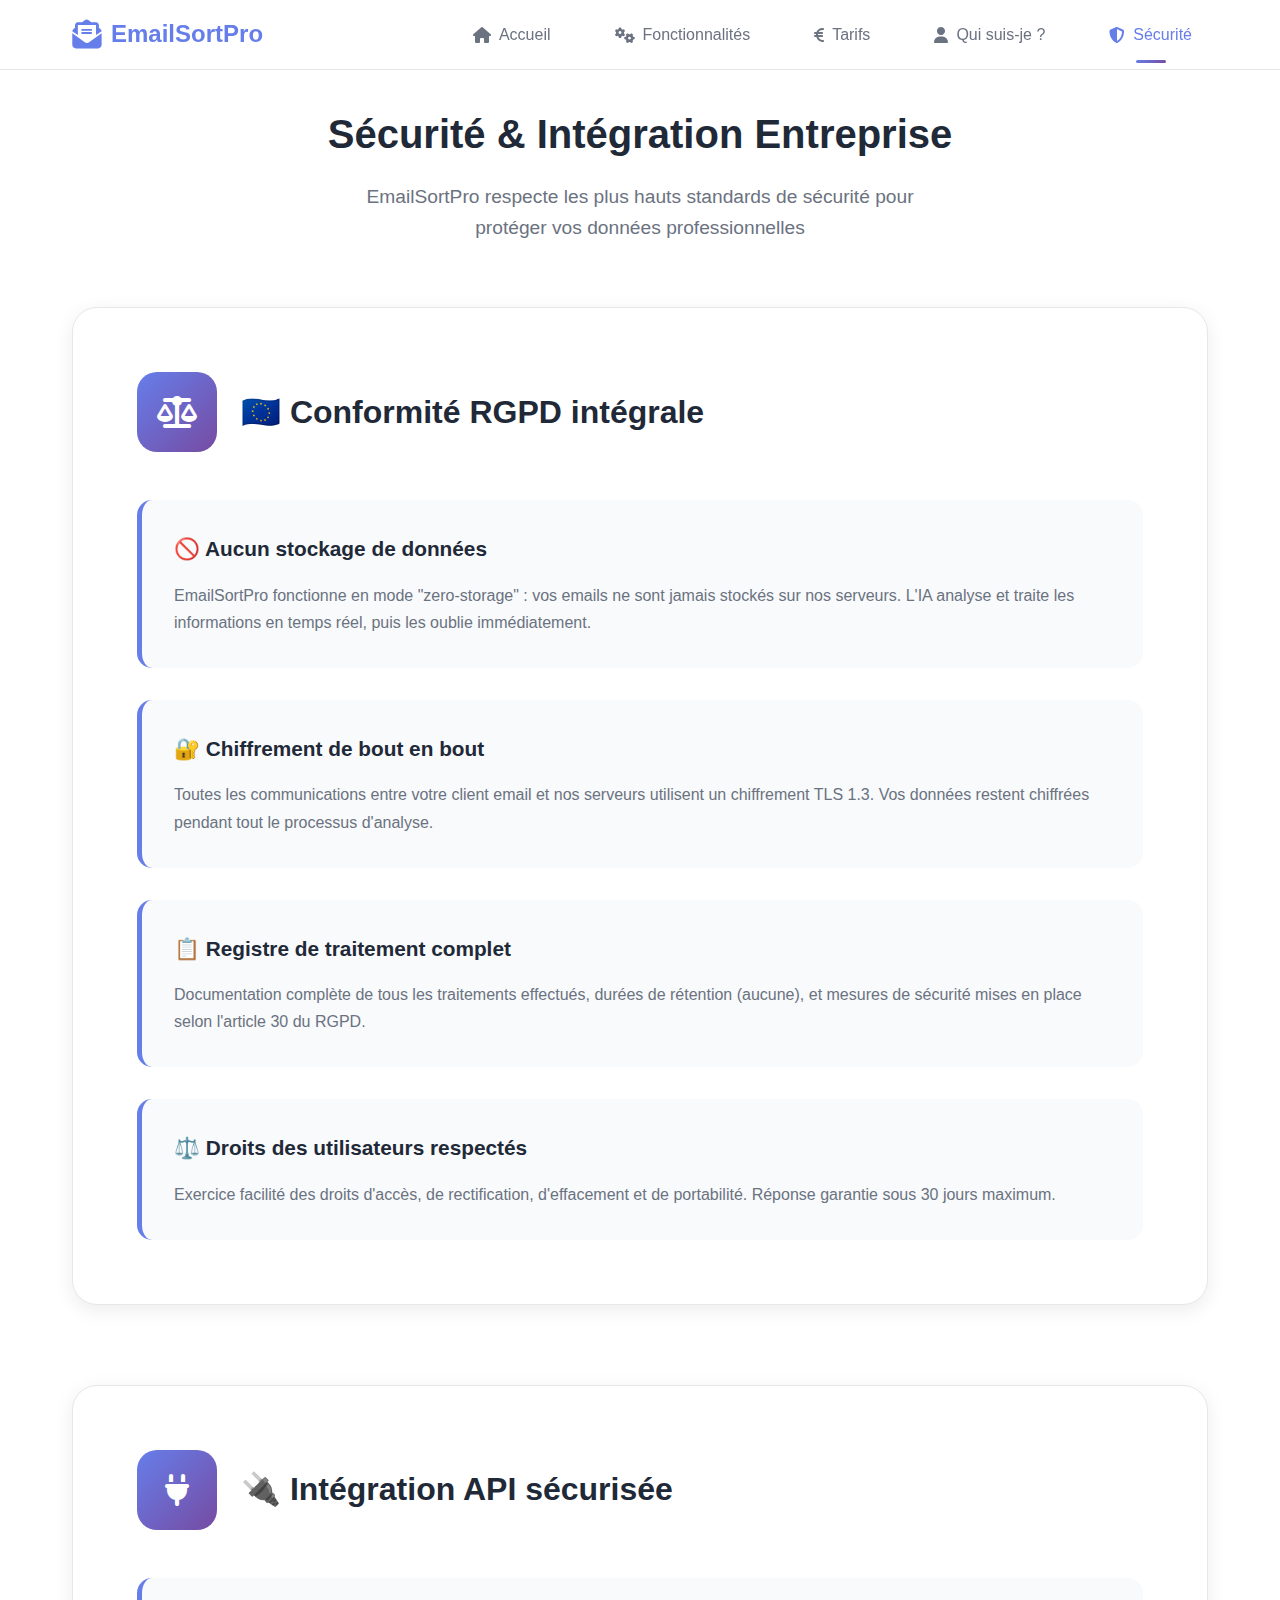
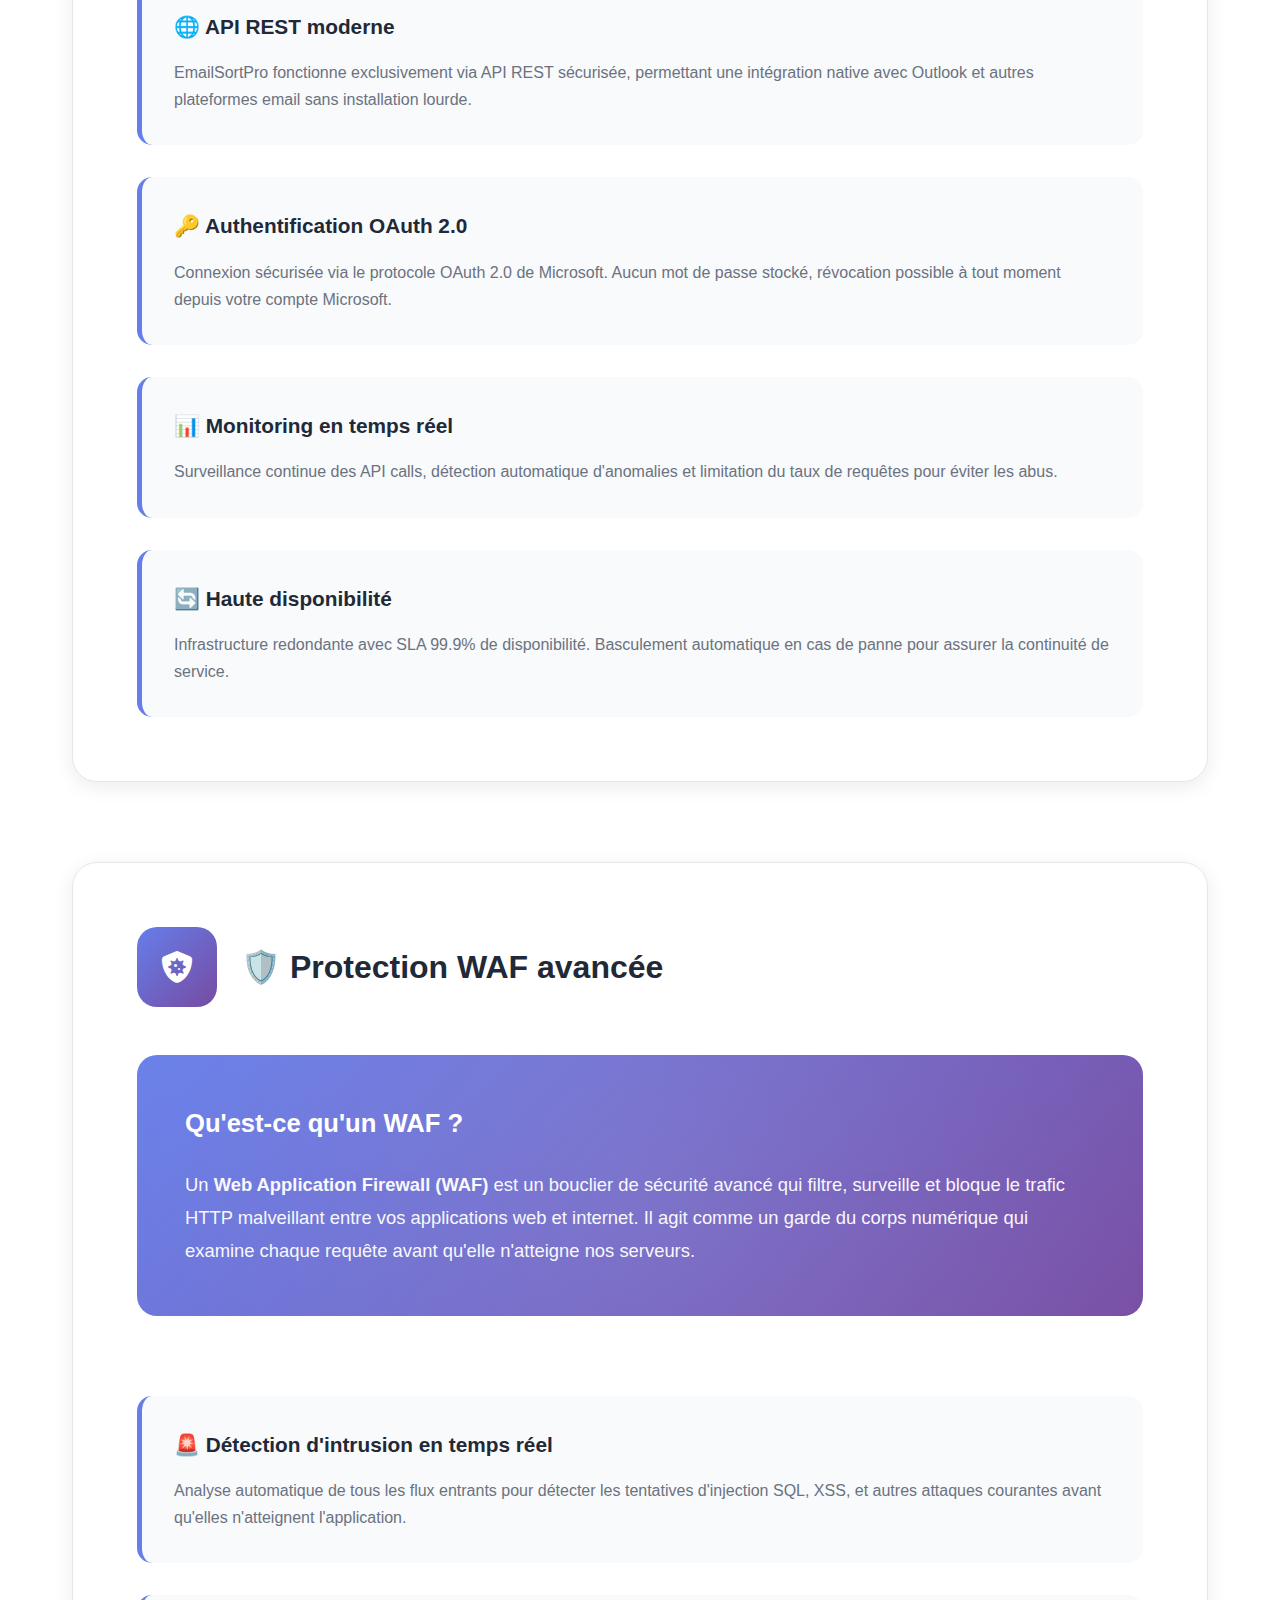
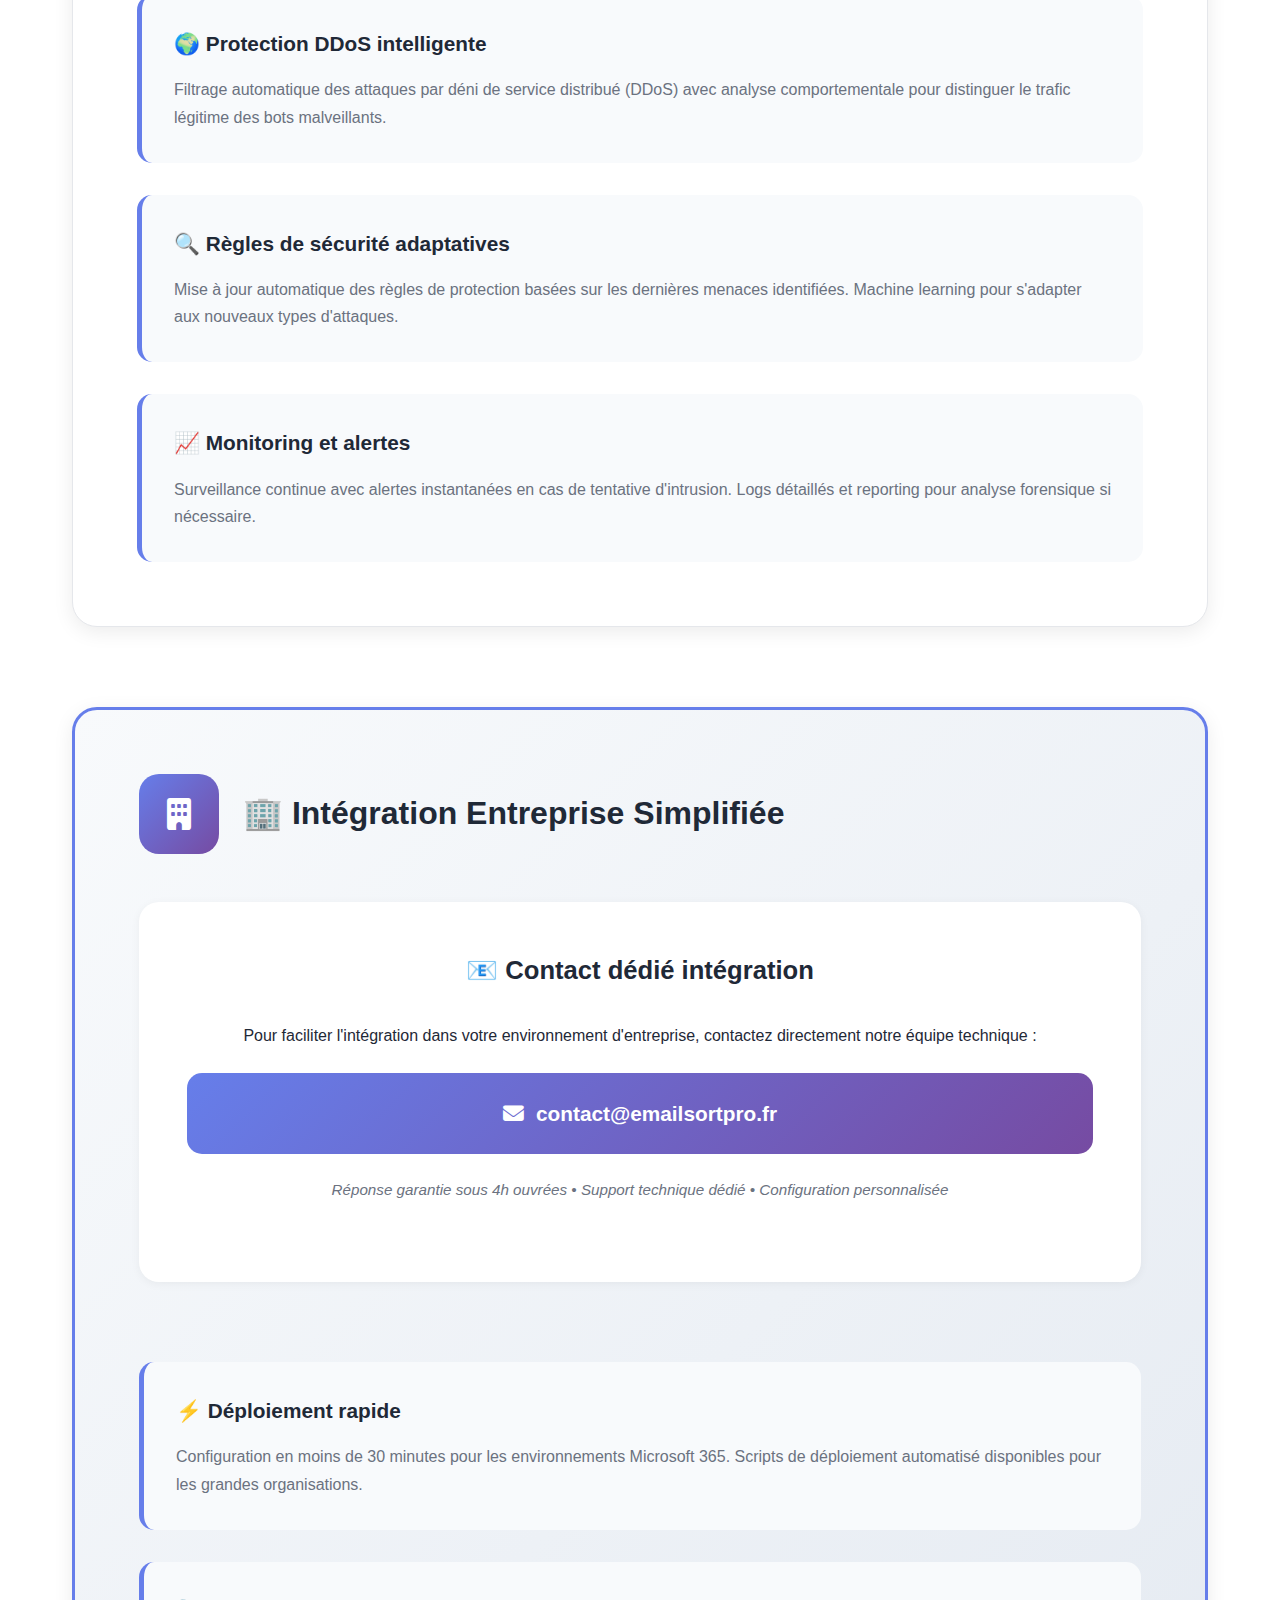
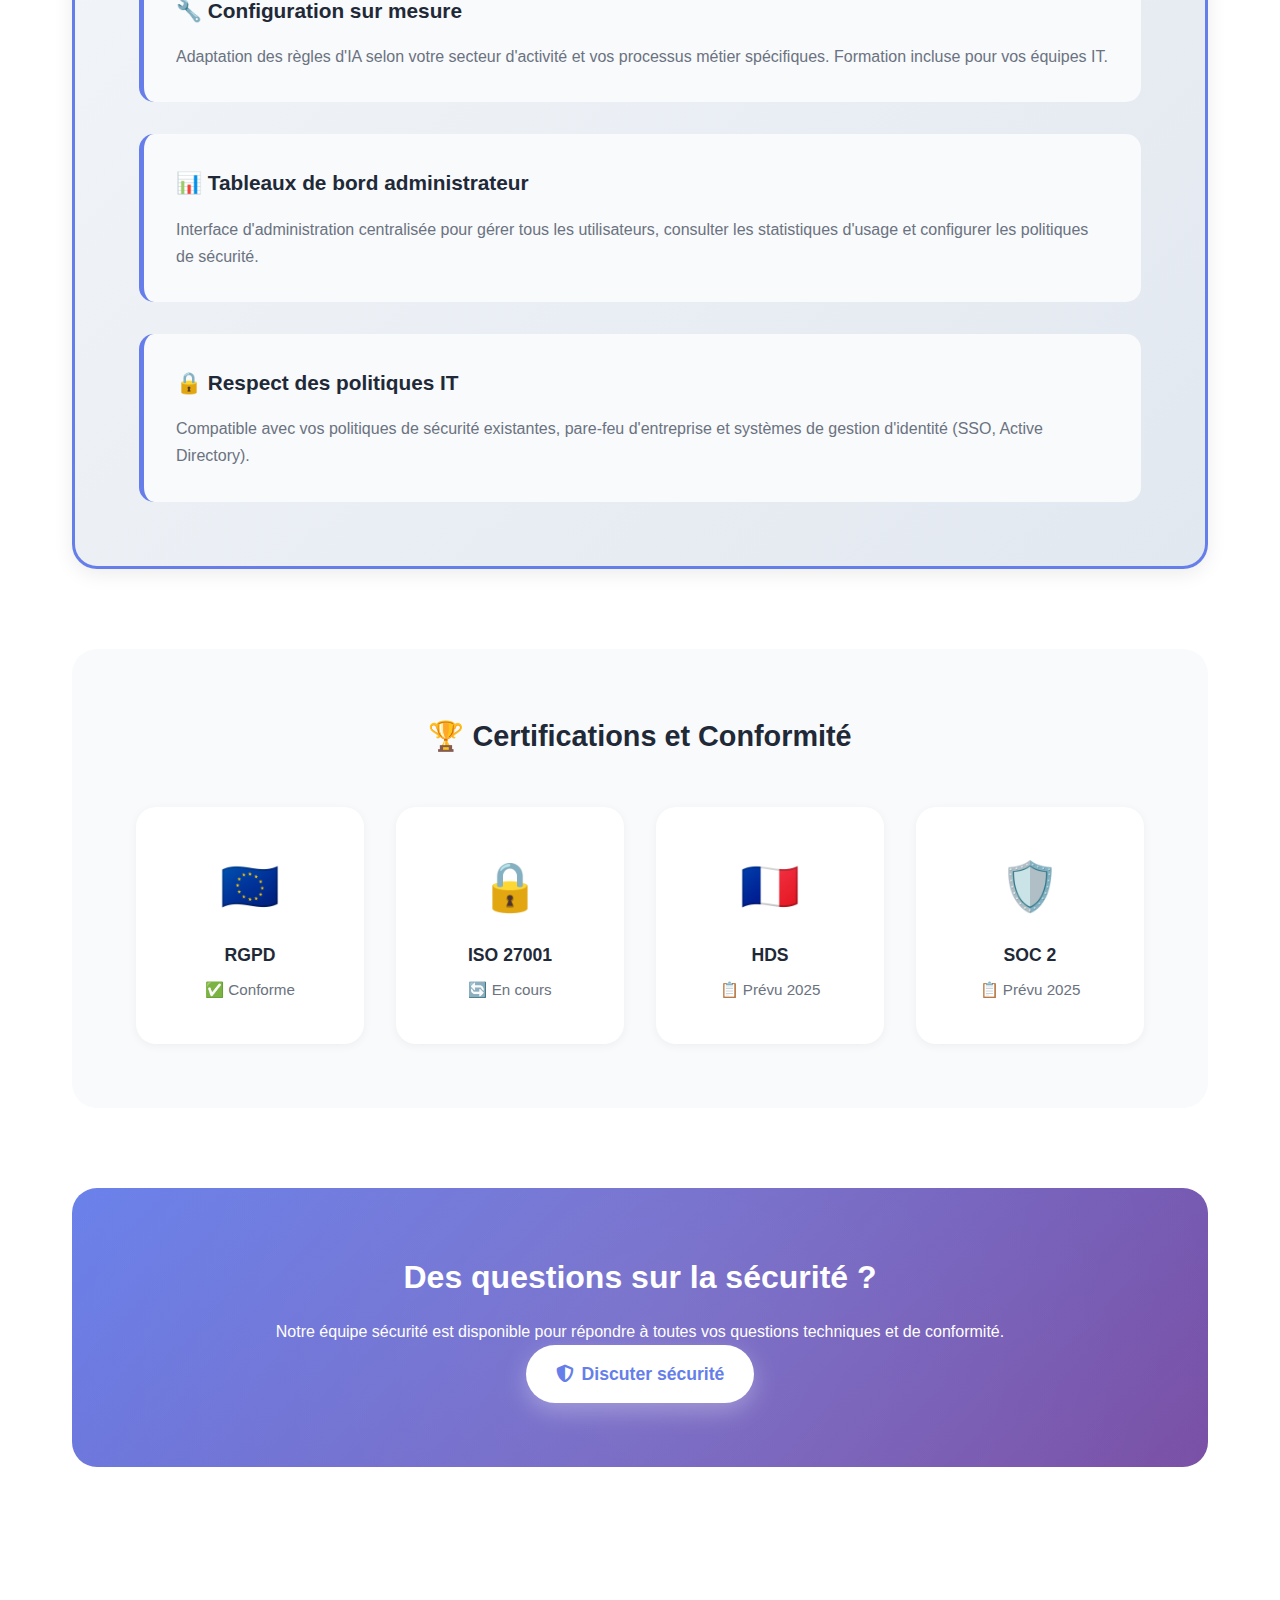
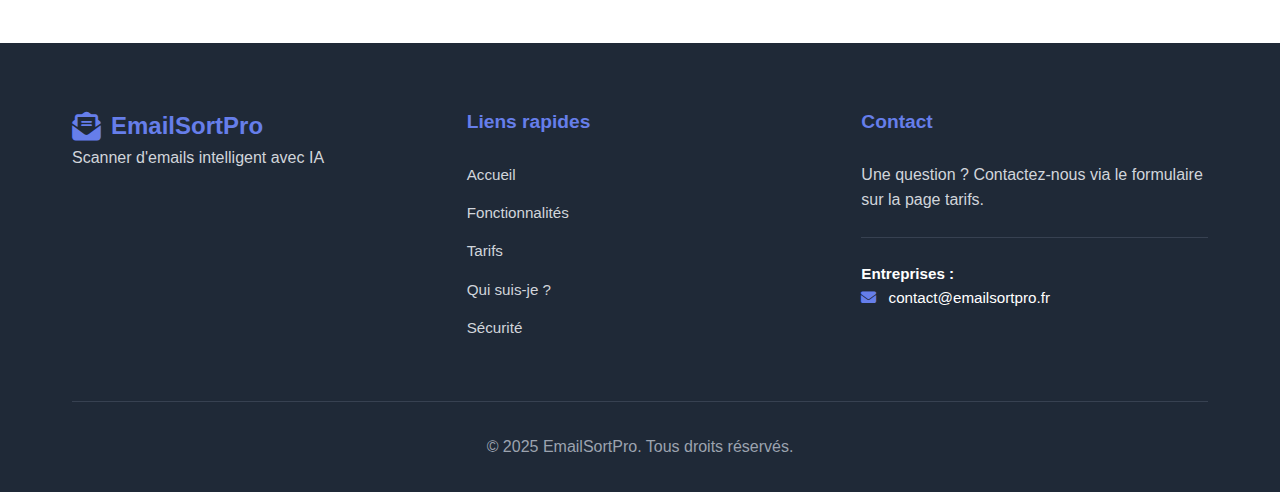
<file: secuite.html>
<!DOCTYPE html>
<html lang="fr">
<head>
    <meta charset="UTF-8">
    <meta name="viewport" content="width=device-width, initial-scale=1.0">
    <title>Sécurité & Intégration - EmailSortPro</title>
    <meta name="description" content="Découvrez la sécurité RGPD d'EmailSortPro, l'intégration API et la protection WAF pour votre entreprise.">
    <link rel="stylesheet" href="https://cdnjs.cloudflare.com/ajax/libs/font-awesome/6.4.0/css/all.min.css">
    <link rel="stylesheet" href="styles.css">
</head>
<body>
    <!-- Navigation -->
    <nav class="navbar">
        <div class="nav-container">
            <div class="logo">
                <i class="fas fa-envelope-open-text"></i>
                <span>EmailSortPro</span>
            </div>
            
            <div class="nav-menu" id="navMenu">
                <ul class="nav-links">
                    <li><a href="index.html" class="nav-link">
                        <i class="fas fa-home"></i> 
                        <span>Accueil</span>
                    </a></li>
                    <li><a href="fonctionnalites.html" class="nav-link">
                        <i class="fas fa-cogs"></i> 
                        <span>Fonctionnalités</span>
                    </a></li>
                    <li><a href="tarifs.html" class="nav-link">
                        <i class="fas fa-euro-sign"></i> 
                        <span>Tarifs</span>
                    </a></li>
                    <li><a href="presentation.html" class="nav-link">
                        <i class="fas fa-user"></i> 
                        <span>Qui suis-je ?</span>
                    </a></li>
                    <li><a href="securite.html" class="nav-link active">
                        <i class="fas fa-shield-alt"></i> 
                        <span>Sécurité</span>
                    </a></li>
                </ul>
            </div>

            <button class="mobile-menu-btn" id="mobileMenuBtn" aria-label="Menu">
                <span class="hamburger-line"></span>
                <span class="hamburger-line"></span>
                <span class="hamburger-line"></span>
            </button>
        </div>
    </nav>

    <!-- Page Sécurité -->
    <section class="section page-content">
        <div class="container">
            <h1 class="section-title">Sécurité & Intégration Entreprise</h1>
            <p class="section-subtitle">
                EmailSortPro respecte les plus hauts standards de sécurité pour protéger vos données professionnelles
            </p>
            
            <!-- Section RGPD -->
            <div class="security-section">
                <div class="security-header">
                    <div class="security-icon">
                        <i class="fas fa-balance-scale"></i>
                    </div>
                    <h2>🇪🇺 Conformité RGPD intégrale</h2>
                </div>
                
                <div class="security-content">
                    <div class="security-feature">
                        <h3>🚫 Aucun stockage de données</h3>
                        <p>EmailSortPro fonctionne en mode "zero-storage" : vos emails ne sont jamais stockés sur nos serveurs. L'IA analyse et traite les informations en temps réel, puis les oublie immédiatement.</p>
                    </div>
                    
                    <div class="security-feature">
                        <h3>🔐 Chiffrement de bout en bout</h3>
                        <p>Toutes les communications entre votre client email et nos serveurs utilisent un chiffrement TLS 1.3. Vos données restent chiffrées pendant tout le processus d'analyse.</p>
                    </div>
                    
                    <div class="security-feature">
                        <h3>📋 Registre de traitement complet</h3>
                        <p>Documentation complète de tous les traitements effectués, durées de rétention (aucune), et mesures de sécurité mises en place selon l'article 30 du RGPD.</p>
                    </div>
                    
                    <div class="security-feature">
                        <h3>⚖️ Droits des utilisateurs respectés</h3>
                        <p>Exercice facilité des droits d'accès, de rectification, d'effacement et de portabilité. Réponse garantie sous 30 jours maximum.</p>
                    </div>
                </div>
            </div>

            <!-- Section API -->
            <div class="security-section">
                <div class="security-header">
                    <div class="security-icon">
                        <i class="fas fa-plug"></i>
                    </div>
                    <h2>🔌 Intégration API sécurisée</h2>
                </div>
                
                <div class="security-content">
                    <div class="security-feature">
                        <h3>🌐 API REST moderne</h3>
                        <p>EmailSortPro fonctionne exclusivement via API REST sécurisée, permettant une intégration native avec Outlook et autres plateformes email sans installation lourde.</p>
                    </div>
                    
                    <div class="security-feature">
                        <h3>🔑 Authentification OAuth 2.0</h3>
                        <p>Connexion sécurisée via le protocole OAuth 2.0 de Microsoft. Aucun mot de passe stocké, révocation possible à tout moment depuis votre compte Microsoft.</p>
                    </div>
                    
                    <div class="security-feature">
                        <h3>📊 Monitoring en temps réel</h3>
                        <p>Surveillance continue des API calls, détection automatique d'anomalies et limitation du taux de requêtes pour éviter les abus.</p>
                    </div>
                    
                    <div class="security-feature">
                        <h3>🔄 Haute disponibilité</h3>
                        <p>Infrastructure redondante avec SLA 99.9% de disponibilité. Basculement automatique en cas de panne pour assurer la continuité de service.</p>
                    </div>
                </div>
            </div>

            <!-- Section WAF -->
            <div class="security-section">
                <div class="security-header">
                    <div class="security-icon">
                        <i class="fas fa-shield-virus"></i>
                    </div>
                    <h2>🛡️ Protection WAF avancée</h2>
                </div>
                
                <div class="security-content">
                    <div class="waf-explanation">
                        <h3>Qu'est-ce qu'un WAF ?</h3>
                        <p class="waf-definition">
                            Un <strong>Web Application Firewall (WAF)</strong> est un bouclier de sécurité avancé qui filtre, surveille et bloque le trafic HTTP malveillant entre vos applications web et internet. 
                            Il agit comme un garde du corps numérique qui examine chaque requête avant qu'elle n'atteigne nos serveurs.
                        </p>
                    </div>
                    
                    <div class="waf-features">
                        <div class="security-feature">
                            <h3>🚨 Détection d'intrusion en temps réel</h3>
                            <p>Analyse automatique de tous les flux entrants pour détecter les tentatives d'injection SQL, XSS, et autres attaques courantes avant qu'elles n'atteignent l'application.</p>
                        </div>
                        
                        <div class="security-feature">
                            <h3>🌍 Protection DDoS intelligente</h3>
                            <p>Filtrage automatique des attaques par déni de service distribué (DDoS) avec analyse comportementale pour distinguer le trafic légitime des bots malveillants.</p>
                        </div>
                        
                        <div class="security-feature">
                            <h3>🔍 Règles de sécurité adaptatives</h3>
                            <p>Mise à jour automatique des règles de protection basées sur les dernières menaces identifiées. Machine learning pour s'adapter aux nouveaux types d'attaques.</p>
                        </div>
                        
                        <div class="security-feature">
                            <h3>📈 Monitoring et alertes</h3>
                            <p>Surveillance continue avec alertes instantanées en cas de tentative d'intrusion. Logs détaillés et reporting pour analyse forensique si nécessaire.</p>
                        </div>
                    </div>
                </div>
            </div>

            <!-- Section Intégration Entreprise -->
            <div class="security-section integration-section">
                <div class="security-header">
                    <div class="security-icon">
                        <i class="fas fa-building"></i>
                    </div>
                    <h2>🏢 Intégration Entreprise Simplifiée</h2>
                </div>
                
                <div class="security-content">
                    <div class="integration-highlight">
                        <h3>📧 Contact dédié intégration</h3>
                        <div class="contact-enterprise">
                            <p>Pour faciliter l'intégration dans votre environnement d'entreprise, contactez directement notre équipe technique :</p>
                            <div class="enterprise-contact">
                                <i class="fas fa-envelope"></i>
                                <strong>contact@emailsortpro.fr</strong>
                            </div>
                            <p class="contact-note">Réponse garantie sous 4h ouvrées • Support technique dédié • Configuration personnalisée</p>
                        </div>
                    </div>
                    
                    <div class="integration-benefits">
                        <div class="security-feature">
                            <h3>⚡ Déploiement rapide</h3>
                            <p>Configuration en moins de 30 minutes pour les environnements Microsoft 365. Scripts de déploiement automatisé disponibles pour les grandes organisations.</p>
                        </div>
                        
                        <div class="security-feature">
                            <h3>🔧 Configuration sur mesure</h3>
                            <p>Adaptation des règles d'IA selon votre secteur d'activité et vos processus métier spécifiques. Formation incluse pour vos équipes IT.</p>
                        </div>
                        
                        <div class="security-feature">
                            <h3>📊 Tableaux de bord administrateur</h3>
                            <p>Interface d'administration centralisée pour gérer tous les utilisateurs, consulter les statistiques d'usage et configurer les politiques de sécurité.</p>
                        </div>
                        
                        <div class="security-feature">
                            <h3>🔒 Respect des politiques IT</h3>
                            <p>Compatible avec vos politiques de sécurité existantes, pare-feu d'entreprise et systèmes de gestion d'identité (SSO, Active Directory).</p>
                        </div>
                    </div>
                </div>
            </div>

            <!-- Section Certifications -->
            <div class="certifications-section">
                <h3>🏆 Certifications et Conformité</h3>
                <div class="certifications-grid">
                    <div class="certification-item">
                        <div class="cert-icon">🇪🇺</div>
                        <div class="cert-name">RGPD</div>
                        <div class="cert-status">✅ Conforme</div>
                    </div>
                    <div class="certification-item">
                        <div class="cert-icon">🔒</div>
                        <div class="cert-name">ISO 27001</div>
                        <div class="cert-status">🔄 En cours</div>
                    </div>
                    <div class="certification-item">
                        <div class="cert-icon">🇫🇷</div>
                        <div class="cert-name">HDS</div>
                        <div class="cert-status">📋 Prévu 2025</div>
                    </div>
                    <div class="certification-item">
                        <div class="cert-icon">🛡️</div>
                        <div class="cert-name">SOC 2</div>
                        <div class="cert-status">📋 Prévu 2025</div>
                    </div>
                </div>
            </div>

            <!-- CTA -->
            <div class="security-cta">
                <h3>Des questions sur la sécurité ?</h3>
                <p>Notre équipe sécurité est disponible pour répondre à toutes vos questions techniques et de conformité.</p>
                <a href="tarifs.html#contact" class="btn-primary">
                    <i class="fas fa-shield-alt"></i> Discuter sécurité
                </a>
            </div>
        </div>
    </section>

    <!-- Footer -->
    <footer class="footer">
        <div class="container">
            <div class="footer-content">
                <div class="footer-section">
                    <div class="logo">
                        <i class="fas fa-envelope-open-text"></i>
                        <span>EmailSortPro</span>
                    </div>
                    <p>Scanner d'emails intelligent avec IA</p>
                </div>
                <div class="footer-section">
                    <h4>Liens rapides</h4>
                    <ul>
                        <li><a href="index.html">Accueil</a></li>
                        <li><a href="fonctionnalites.html">Fonctionnalités</a></li>
                        <li><a href="tarifs.html">Tarifs</a></li>
                        <li><a href="presentation.html">Qui suis-je ?</a></li>
                        <li><a href="securite.html">Sécurité</a></li>
                    </ul>
                </div>
                <div class="footer-section">
                    <h4>Contact</h4>
                    <p>Une question ? Contactez-nous via le formulaire sur la page tarifs.</p>
                    <div class="footer-enterprise">
                        <strong>Entreprises :</strong><br>
                        <i class="fas fa-envelope"></i> contact@emailsortpro.fr
                    </div>
                </div>
            </div>
            <div class="footer-bottom">
                <p>&copy; 2025 EmailSortPro. Tous droits réservés.</p>
            </div>
        </div>
    </footer>

    <script src="script.js"></script>
</body>
</html>
</file>
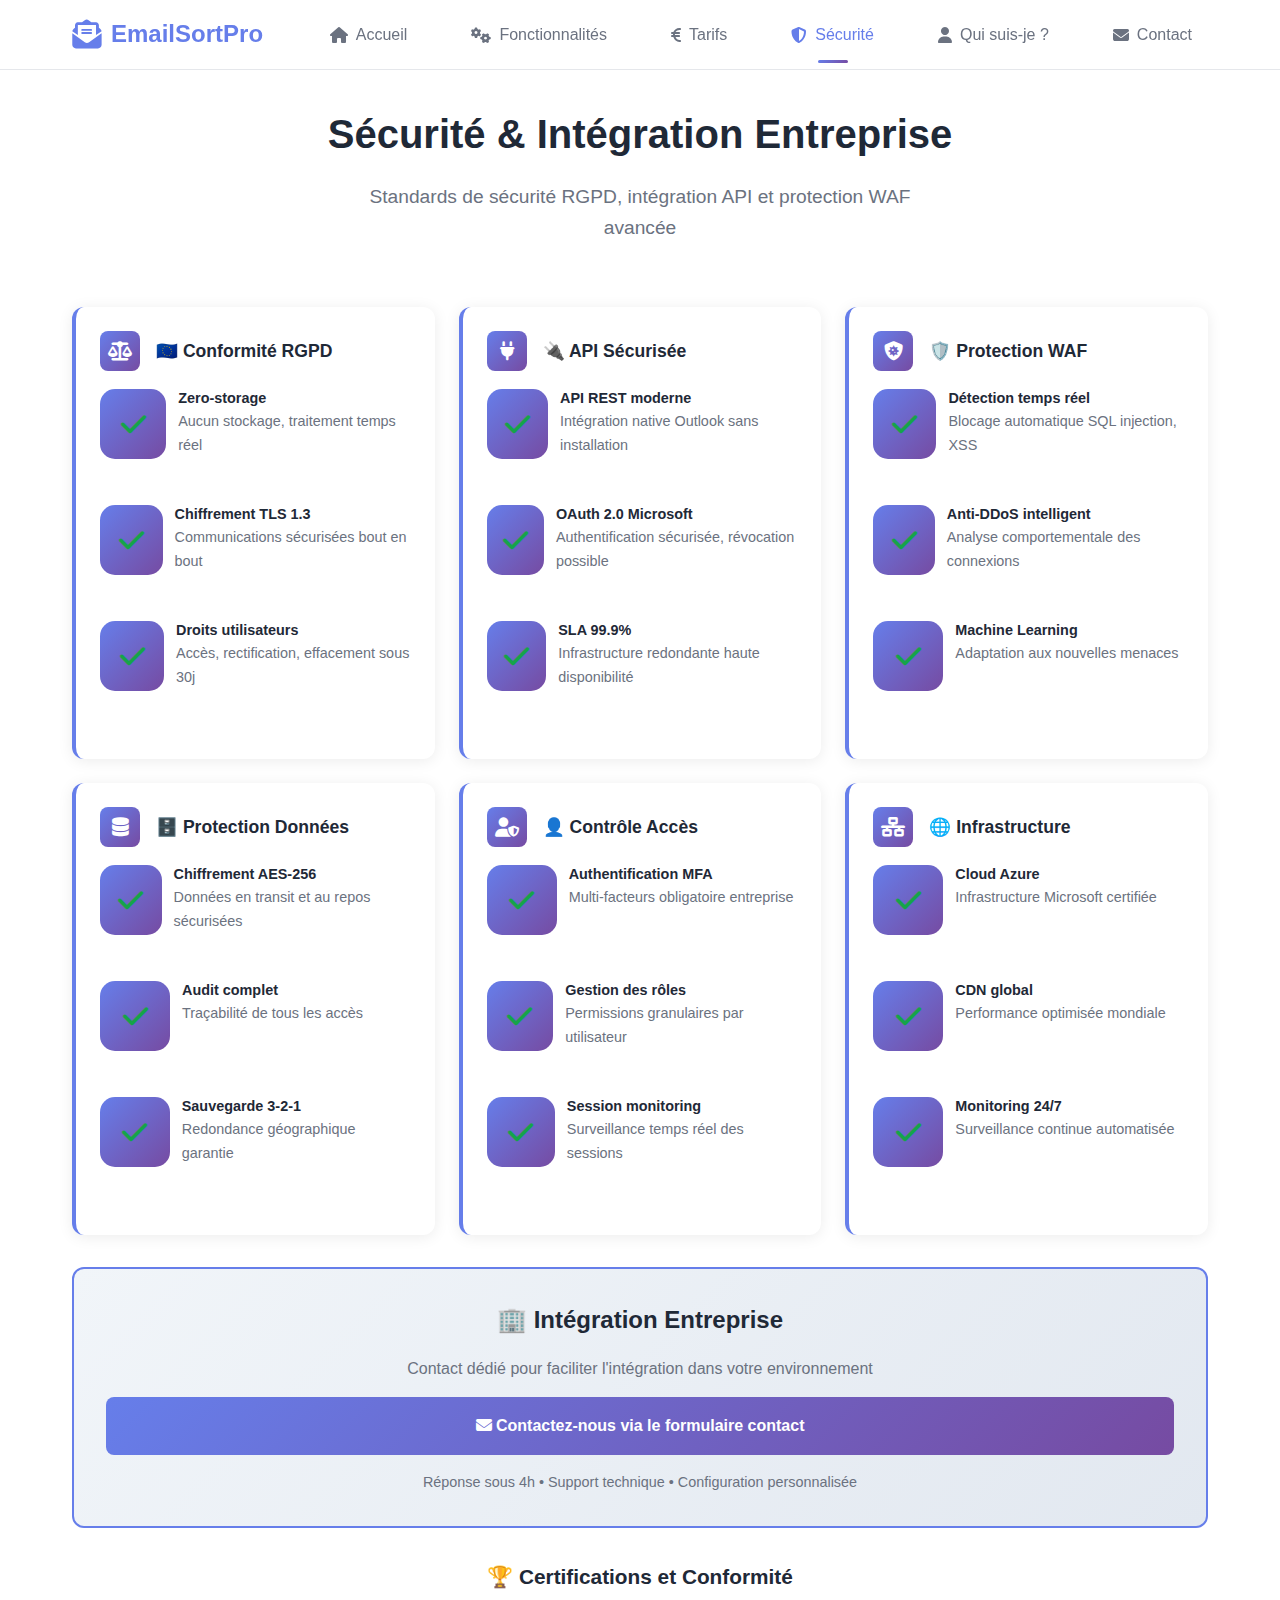
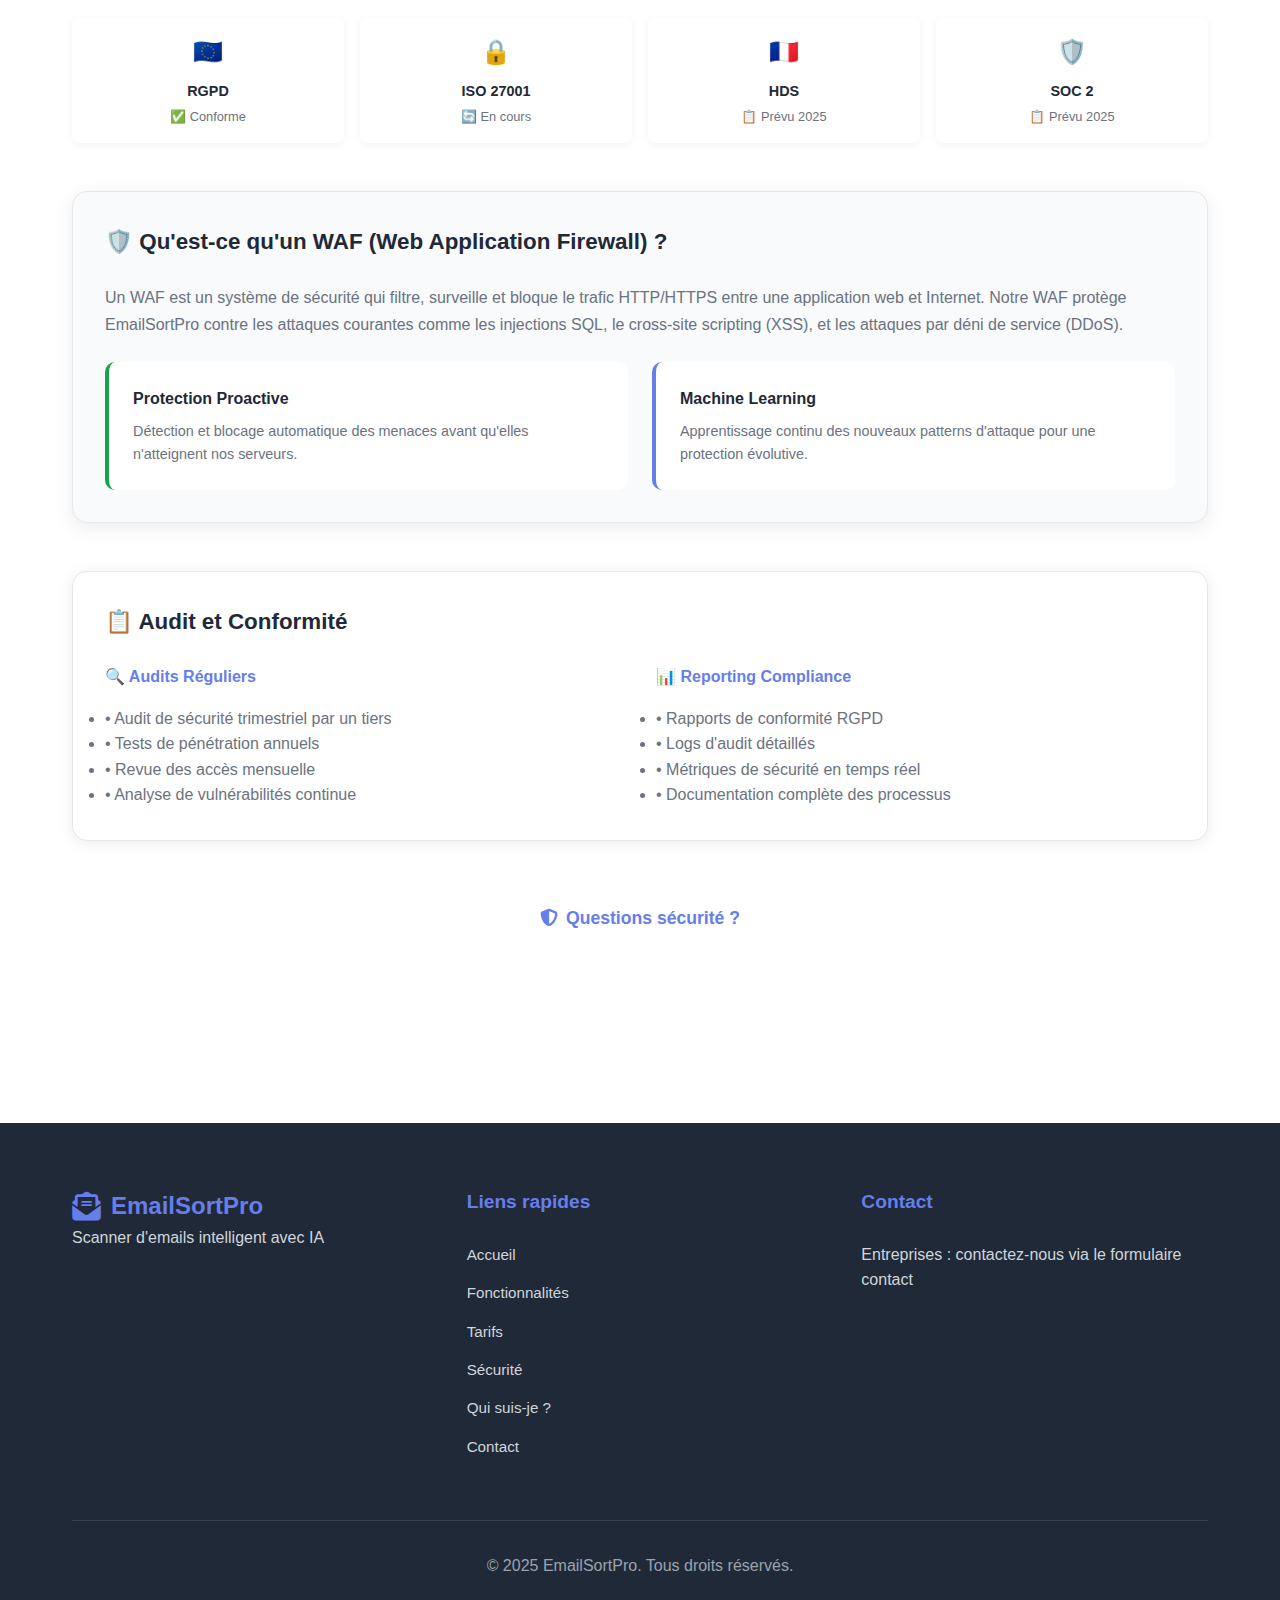
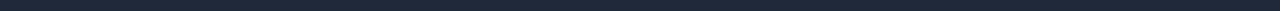
<file: securite.html>
<!DOCTYPE html>
<html lang="fr">
<head>
    <meta charset="UTF-8">
    <meta name="viewport" content="width=device-width, initial-scale=1.0">
    <title>Sécurité & Intégration - EmailSortPro</title>
    <meta name="description" content="Sécurité RGPD, API sécurisée et protection WAF pour EmailSortPro">
    <link rel="stylesheet" href="https://cdnjs.cloudflare.com/ajax/libs/font-awesome/6.4.0/css/all.min.css">
    <link rel="stylesheet" href="styles.css">
    <style>
        .security-grid { display: grid; grid-template-columns: repeat(auto-fit, minmax(300px, 1fr)); gap: 1.5rem; margin: 2rem 0; }
        .security-card { background: white; border-radius: 12px; padding: 1.5rem; box-shadow: 0 2px 15px rgba(0,0,0,0.08); border-left: 4px solid #667eea; transition: transform 0.3s; }
        .security-card:hover { transform: translateY(-3px); }
        .card-header { display: flex; align-items: center; gap: 1rem; margin-bottom: 1rem; }
        .card-icon { width: 40px; height: 40px; background: linear-gradient(135deg, #667eea, #764ba2); border-radius: 8px; display: flex; align-items: center; justify-content: center; color: white; font-size: 1.2rem; }
        .card-title { font-size: 1.1rem; font-weight: 700; color: #1f2937; margin: 0; }
        .feature-list { list-style: none; margin: 0; padding: 0; }
        .feature-item { display: flex; gap: 0.75rem; margin-bottom: 0.75rem; font-size: 0.9rem; }
        .feature-icon { color: #16a34a; margin-top: 2px; }
        .feature-title { font-weight: 600; color: #1f2937; }
        .feature-text { color: #6b7280; }
        .enterprise-box { background: linear-gradient(135deg, #f1f5f9, #e2e8f0); border: 2px solid #667eea; border-radius: 12px; padding: 2rem; margin: 2rem 0; text-align: center; }
        .contact-box { background: linear-gradient(135deg, #667eea, #764ba2); color: white; padding: 1rem; border-radius: 8px; margin: 1rem 0; font-weight: 600; }
        .certifications { display: grid; grid-template-columns: repeat(4, 1fr); gap: 1rem; margin: 1.5rem 0; }
        .cert-item { background: white; padding: 1rem; border-radius: 8px; text-align: center; box-shadow: 0 2px 8px rgba(0,0,0,0.05); }
        .cert-icon { font-size: 1.5rem; margin-bottom: 0.5rem; }
        .cert-name { font-weight: 600; font-size: 0.9rem; margin-bottom: 0.25rem; }
        .cert-status { font-size: 0.8rem; color: #6b7280; }
        @media (max-width: 768px) {
            .security-grid { grid-template-columns: 1fr; gap: 1rem; }
            .certifications { grid-template-columns: repeat(2, 1fr); }
            .card-header { flex-direction: column; text-align: center; }
        }
        @media (max-width: 480px) {
            .certifications { grid-template-columns: 1fr; }
        }
    </style>
</head>
<body>
    <nav class="navbar">
        <div class="nav-container">
            <div class="logo">
                <i class="fas fa-envelope-open-text"></i>
                <span>EmailSortPro</span>
            </div>
            <div class="nav-menu" id="navMenu">
                <ul class="nav-links">
                    <li><a href="index.html" class="nav-link"><i class="fas fa-home"></i> <span>Accueil</span></a></li>
                    <li><a href="fonctionnalites.html" class="nav-link"><i class="fas fa-cogs"></i> <span>Fonctionnalités</span></a></li>
                    <li><a href="tarifs.html" class="nav-link"><i class="fas fa-euro-sign"></i> <span>Tarifs</span></a></li>
                    <li><a href="securite.html" class="nav-link active"><i class="fas fa-shield-alt"></i> <span>Sécurité</span></a></li>
                    <li><a href="presentation.html" class="nav-link"><i class="fas fa-user"></i> <span>Qui suis-je ?</span></a></li>
                    <li><a href="contact.html" class="nav-link"><i class="fas fa-envelope"></i> <span>Contact</span></a></li>
                </ul>
            </div>
            <button class="mobile-menu-btn" id="mobileMenuBtn" aria-label="Menu">
                <span class="hamburger-line"></span>
                <span class="hamburger-line"></span>
                <span class="hamburger-line"></span>
            </button>
        </div>
    </nav>

    <section class="section page-content">
        <div class="container">
            <h1 class="section-title">Sécurité & Intégration Entreprise</h1>
            <p class="section-subtitle">Standards de sécurité RGPD, intégration API et protection WAF avancée</p>
            
            <div class="security-grid">
                <div class="security-card">
                    <div class="card-header">
                        <div class="card-icon"><i class="fas fa-balance-scale"></i></div>
                        <h2 class="card-title">🇪🇺 Conformité RGPD</h2>
                    </div>
                    <ul class="feature-list">
                        <li class="feature-item">
                            <i class="fas fa-check feature-icon"></i>
                            <div><div class="feature-title">Zero-storage</div><div class="feature-text">Aucun stockage, traitement temps réel</div></div>
                        </li>
                        <li class="feature-item">
                            <i class="fas fa-check feature-icon"></i>
                            <div><div class="feature-title">Chiffrement TLS 1.3</div><div class="feature-text">Communications sécurisées bout en bout</div></div>
                        </li>
                        <li class="feature-item">
                            <i class="fas fa-check feature-icon"></i>
                            <div><div class="feature-title">Droits utilisateurs</div><div class="feature-text">Accès, rectification, effacement sous 30j</div></div>
                        </li>
                    </ul>
                </div>

                <div class="security-card">
                    <div class="card-header">
                        <div class="card-icon"><i class="fas fa-plug"></i></div>
                        <h2 class="card-title">🔌 API Sécurisée</h2>
                    </div>
                    <ul class="feature-list">
                        <li class="feature-item">
                            <i class="fas fa-check feature-icon"></i>
                            <div><div class="feature-title">API REST moderne</div><div class="feature-text">Intégration native Outlook sans installation</div></div>
                        </li>
                        <li class="feature-item">
                            <i class="fas fa-check feature-icon"></i>
                            <div><div class="feature-title">OAuth 2.0 Microsoft</div><div class="feature-text">Authentification sécurisée, révocation possible</div></div>
                        </li>
                        <li class="feature-item">
                            <i class="fas fa-check feature-icon"></i>
                            <div><div class="feature-title">SLA 99.9%</div><div class="feature-text">Infrastructure redondante haute disponibilité</div></div>
                        </li>
                    </ul>
                </div>

                <div class="security-card">
                    <div class="card-header">
                        <div class="card-icon"><i class="fas fa-shield-virus"></i></div>
                        <h2 class="card-title">🛡️ Protection WAF</h2>
                    </div>
                    <ul class="feature-list">
                        <li class="feature-item">
                            <i class="fas fa-check feature-icon"></i>
                            <div><div class="feature-title">Détection temps réel</div><div class="feature-text">Blocage automatique SQL injection, XSS</div></div>
                        </li>
                        <li class="feature-item">
                            <i class="fas fa-check feature-icon"></i>
                            <div><div class="feature-title">Anti-DDoS intelligent</div><div class="feature-text">Analyse comportementale des connexions</div></div>
                        </li>
                        <li class="feature-item">
                            <i class="fas fa-check feature-icon"></i>
                            <div><div class="feature-title">Machine Learning</div><div class="feature-text">Adaptation aux nouvelles menaces</div></div>
                        </li>
                    </ul>
                </div>

                <div class="security-card">
                    <div class="card-header">
                        <div class="card-icon"><i class="fas fa-database"></i></div>
                        <h2 class="card-title">🗄️ Protection Données</h2>
                    </div>
                    <ul class="feature-list">
                        <li class="feature-item">
                            <i class="fas fa-check feature-icon"></i>
                            <div><div class="feature-title">Chiffrement AES-256</div><div class="feature-text">Données en transit et au repos sécurisées</div></div>
                        </li>
                        <li class="feature-item">
                            <i class="fas fa-check feature-icon"></i>
                            <div><div class="feature-title">Audit complet</div><div class="feature-text">Traçabilité de tous les accès</div></div>
                        </li>
                        <li class="feature-item">
                            <i class="fas fa-check feature-icon"></i>
                            <div><div class="feature-title">Sauvegarde 3-2-1</div><div class="feature-text">Redondance géographique garantie</div></div>
                        </li>
                    </ul>
                </div>

                <div class="security-card">
                    <div class="card-header">
                        <div class="card-icon"><i class="fas fa-user-shield"></i></div>
                        <h2 class="card-title">👤 Contrôle Accès</h2>
                    </div>
                    <ul class="feature-list">
                        <li class="feature-item">
                            <i class="fas fa-check feature-icon"></i>
                            <div><div class="feature-title">Authentification MFA</div><div class="feature-text">Multi-facteurs obligatoire entreprise</div></div>
                        </li>
                        <li class="feature-item">
                            <i class="fas fa-check feature-icon"></i>
                            <div><div class="feature-title">Gestion des rôles</div><div class="feature-text">Permissions granulaires par utilisateur</div></div>
                        </li>
                        <li class="feature-item">
                            <i class="fas fa-check feature-icon"></i>
                            <div><div class="feature-title">Session monitoring</div><div class="feature-text">Surveillance temps réel des sessions</div></div>
                        </li>
                    </ul>
                </div>

                <div class="security-card">
                    <div class="card-header">
                        <div class="card-icon"><i class="fas fa-network-wired"></i></div>
                        <h2 class="card-title">🌐 Infrastructure</h2>
                    </div>
                    <ul class="feature-list">
                        <li class="feature-item">
                            <i class="fas fa-check feature-icon"></i>
                            <div><div class="feature-title">Cloud Azure</div><div class="feature-text">Infrastructure Microsoft certifiée</div></div>
                        </li>
                        <li class="feature-item">
                            <i class="fas fa-check feature-icon"></i>
                            <div><div class="feature-title">CDN global</div><div class="feature-text">Performance optimisée mondiale</div></div>
                        </li>
                        <li class="feature-item">
                            <i class="fas fa-check feature-icon"></i>
                            <div><div class="feature-title">Monitoring 24/7</div><div class="feature-text">Surveillance continue automatisée</div></div>
                        </li>
                    </ul>
                </div>
            </div>

            <div class="enterprise-box">
                <h2 style="color: #1f2937; margin-bottom: 1rem; font-size: 1.5rem;">🏢 Intégration Entreprise</h2>
                <p style="color: #6b7280; margin-bottom: 1rem;">Contact dédié pour faciliter l'intégration dans votre environnement</p>
                <div class="contact-box">
                    <i class="fas fa-envelope"></i> Contactez-nous via le formulaire contact
                </div>
                <p style="color: #6b7280; font-size: 0.9rem;">Réponse sous 4h • Support technique • Configuration personnalisée</p>
            </div>

            <h3 style="text-align: center; color: #1f2937; margin: 2rem 0 1rem; font-size: 1.3rem;">🏆 Certifications et Conformité</h3>
            <div class="certifications">
                <div class="cert-item">
                    <div class="cert-icon">🇪🇺</div>
                    <div class="cert-name">RGPD</div>
                    <div class="cert-status">✅ Conforme</div>
                </div>
                <div class="cert-item">
                    <div class="cert-icon">🔒</div>
                    <div class="cert-name">ISO 27001</div>
                    <div class="cert-status">🔄 En cours</div>
                </div>
                <div class="cert-item">
                    <div class="cert-icon">🇫🇷</div>
                    <div class="cert-name">HDS</div>
                    <div class="cert-status">📋 Prévu 2025</div>
                </div>
                <div class="cert-item">
                    <div class="cert-icon">🛡️</div>
                    <div class="cert-name">SOC 2</div>
                    <div class="cert-status">📋 Prévu 2025</div>
                </div>
            </div>

            <!-- Section détaillée sur le WAF -->
            <div class="security-section" style="background: var(--bg-light); border-radius: 15px; padding: 2rem; margin: 3rem 0;">
                <h3 style="color: #1f2937; margin-bottom: 1.5rem; font-size: 1.4rem;">🛡️ Qu'est-ce qu'un WAF (Web Application Firewall) ?</h3>
                <p style="color: #6b7280; margin-bottom: 1.5rem; line-height: 1.7;">
                    Un WAF est un système de sécurité qui filtre, surveille et bloque le trafic HTTP/HTTPS entre une application web et Internet. 
                    Notre WAF protège EmailSortPro contre les attaques courantes comme les injections SQL, le cross-site scripting (XSS), 
                    et les attaques par déni de service (DDoS).
                </p>
                <div style="display: grid; grid-template-columns: repeat(auto-fit, minmax(250px, 1fr)); gap: 1.5rem;">
                    <div style="background: white; padding: 1.5rem; border-radius: 10px; border-left: 4px solid #16a34a;">
                        <h4 style="color: #1f2937; margin-bottom: 0.5rem;">Protection Proactive</h4>
                        <p style="color: #6b7280; font-size: 0.9rem;">Détection et blocage automatique des menaces avant qu'elles n'atteignent nos serveurs.</p>
                    </div>
                    <div style="background: white; padding: 1.5rem; border-radius: 10px; border-left: 4px solid #667eea;">
                        <h4 style="color: #1f2937; margin-bottom: 0.5rem;">Machine Learning</h4>
                        <p style="color: #6b7280; font-size: 0.9rem;">Apprentissage continu des nouveaux patterns d'attaque pour une protection évolutive.</p>
                    </div>
                </div>
            </div>

            <!-- Section Audit et Conformité -->
            <div class="security-section" style="background: white; border-radius: 15px; padding: 2rem; margin: 3rem 0; box-shadow: 0 2px 15px rgba(0,0,0,0.08);">
                <h3 style="color: #1f2937; margin-bottom: 1.5rem; font-size: 1.4rem;">📋 Audit et Conformité</h3>
                <div style="display: grid; grid-template-columns: repeat(auto-fit, minmax(300px, 1fr)); gap: 2rem;">
                    <div>
                        <h4 style="color: #667eea; margin-bottom: 1rem;">🔍 Audits Réguliers</h4>
                        <ul style="color: #6b7280; line-height: 1.6;">
                            <li>• Audit de sécurité trimestriel par un tiers</li>
                            <li>• Tests de pénétration annuels</li>
                            <li>• Revue des accès mensuelle</li>
                            <li>• Analyse de vulnérabilités continue</li>
                        </ul>
                    </div>
                    <div>
                        <h4 style="color: #667eea; margin-bottom: 1rem;">📊 Reporting Compliance</h4>
                        <ul style="color: #6b7280; line-height: 1.6;">
                            <li>• Rapports de conformité RGPD</li>
                            <li>• Logs d'audit détaillés</li>
                            <li>• Métriques de sécurité en temps réel</li>
                            <li>• Documentation complète des processus</li>
                        </ul>
                    </div>
                </div>
            </div>

            <div style="text-align: center; margin-top: 2rem;">
                <a href="contact.html" class="btn-primary">
                    <i class="fas fa-shield-alt"></i> Questions sécurité ?
                </a>
            </div>
        </div>
    </section>

    <footer class="footer">
        <div class="container">
            <div class="footer-content">
                <div class="footer-section">
                    <div class="logo">
                        <i class="fas fa-envelope-open-text"></i>
                        <span>EmailSortPro</span>
                    </div>
                    <p>Scanner d'emails intelligent avec IA</p>
                </div>
                <div class="footer-section">
                    <h4>Liens rapides</h4>
                    <ul>
                        <li><a href="index.html">Accueil</a></li>
                        <li><a href="fonctionnalites.html">Fonctionnalités</a></li>
                        <li><a href="tarifs.html">Tarifs</a></li>
                        <li><a href="securite.html">Sécurité</a></li>
                        <li><a href="presentation.html">Qui suis-je ?</a></li>
                        <li><a href="contact.html">Contact</a></li>
                    </ul>
                </div>
                <div class="footer-section">
                    <h4>Contact</h4>
                    <p>Entreprises : contactez-nous via le formulaire contact</p>
                </div>
            </div>
            <div class="footer-bottom">
                <p>&copy; 2025 EmailSortPro. Tous droits réservés.</p>
            </div>
        </div>
    </footer>

    <script src="script.js"></script>
</body>
</html>
</file>
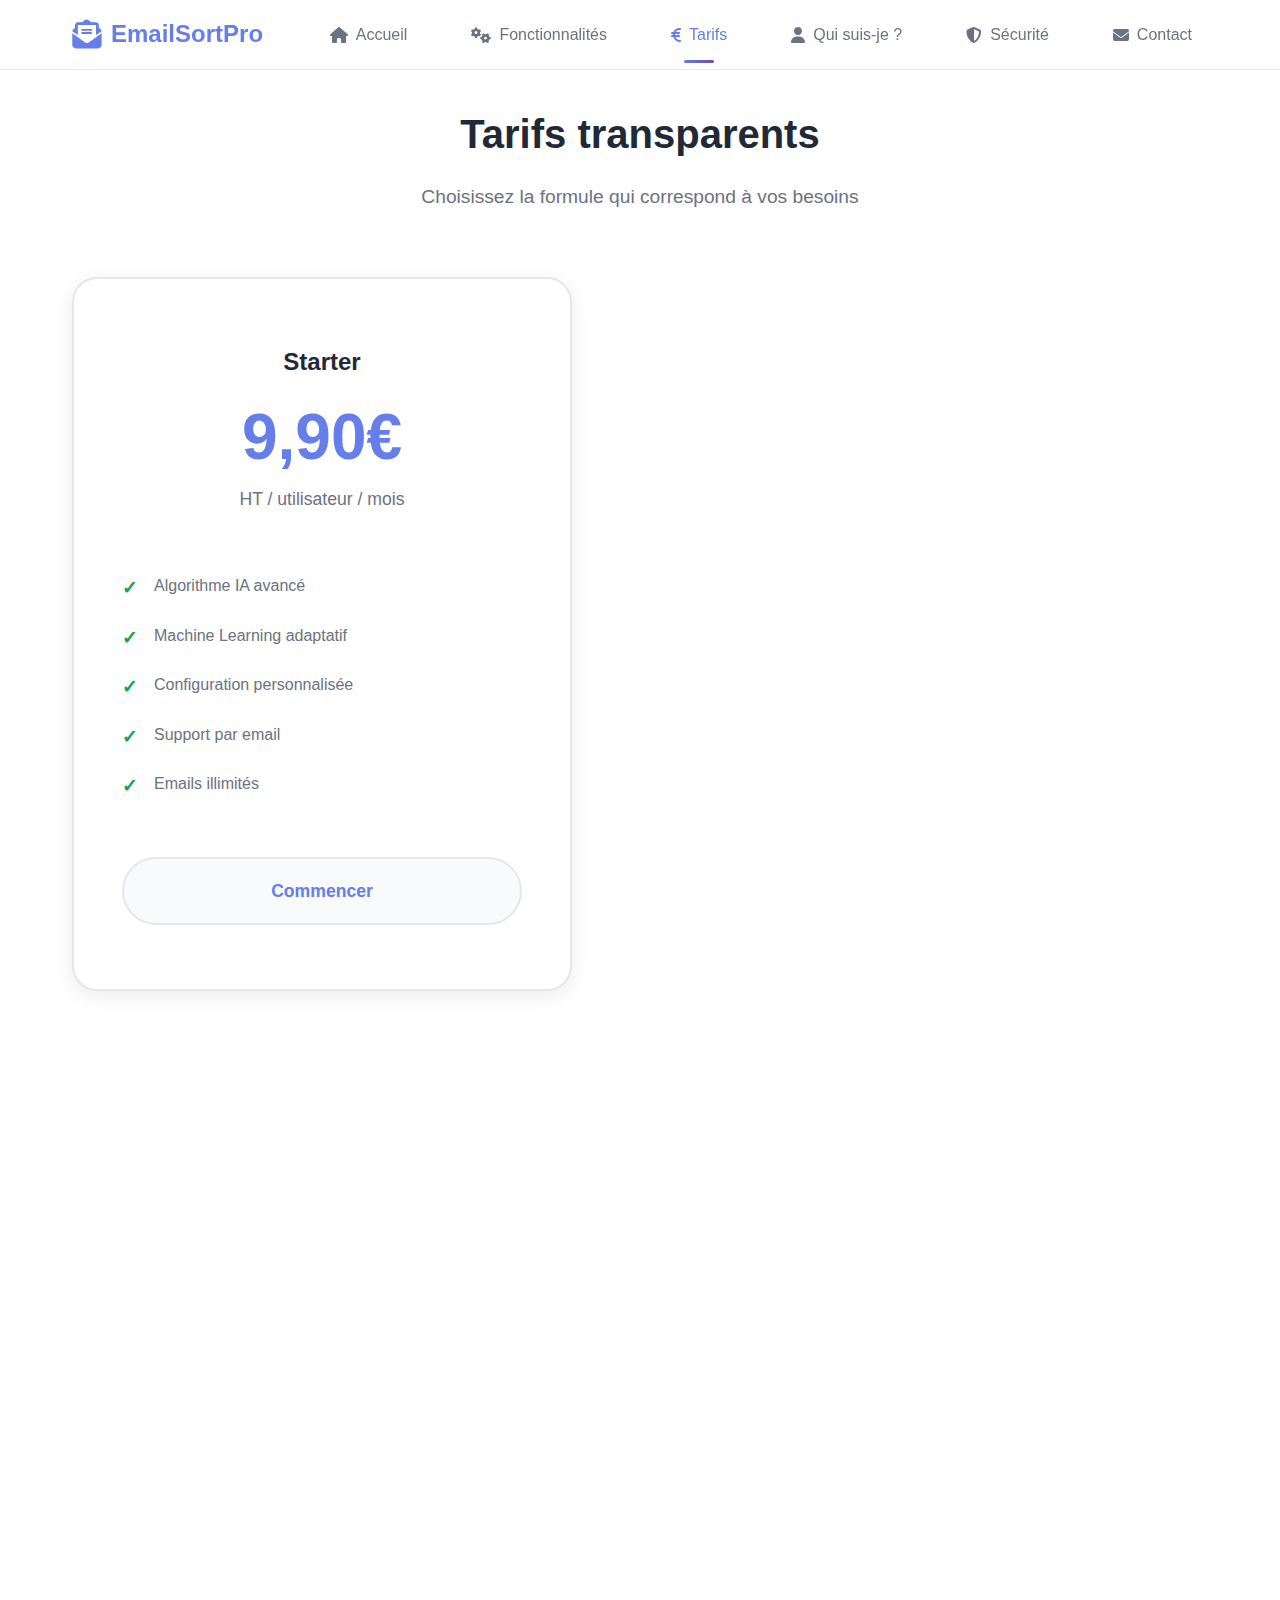
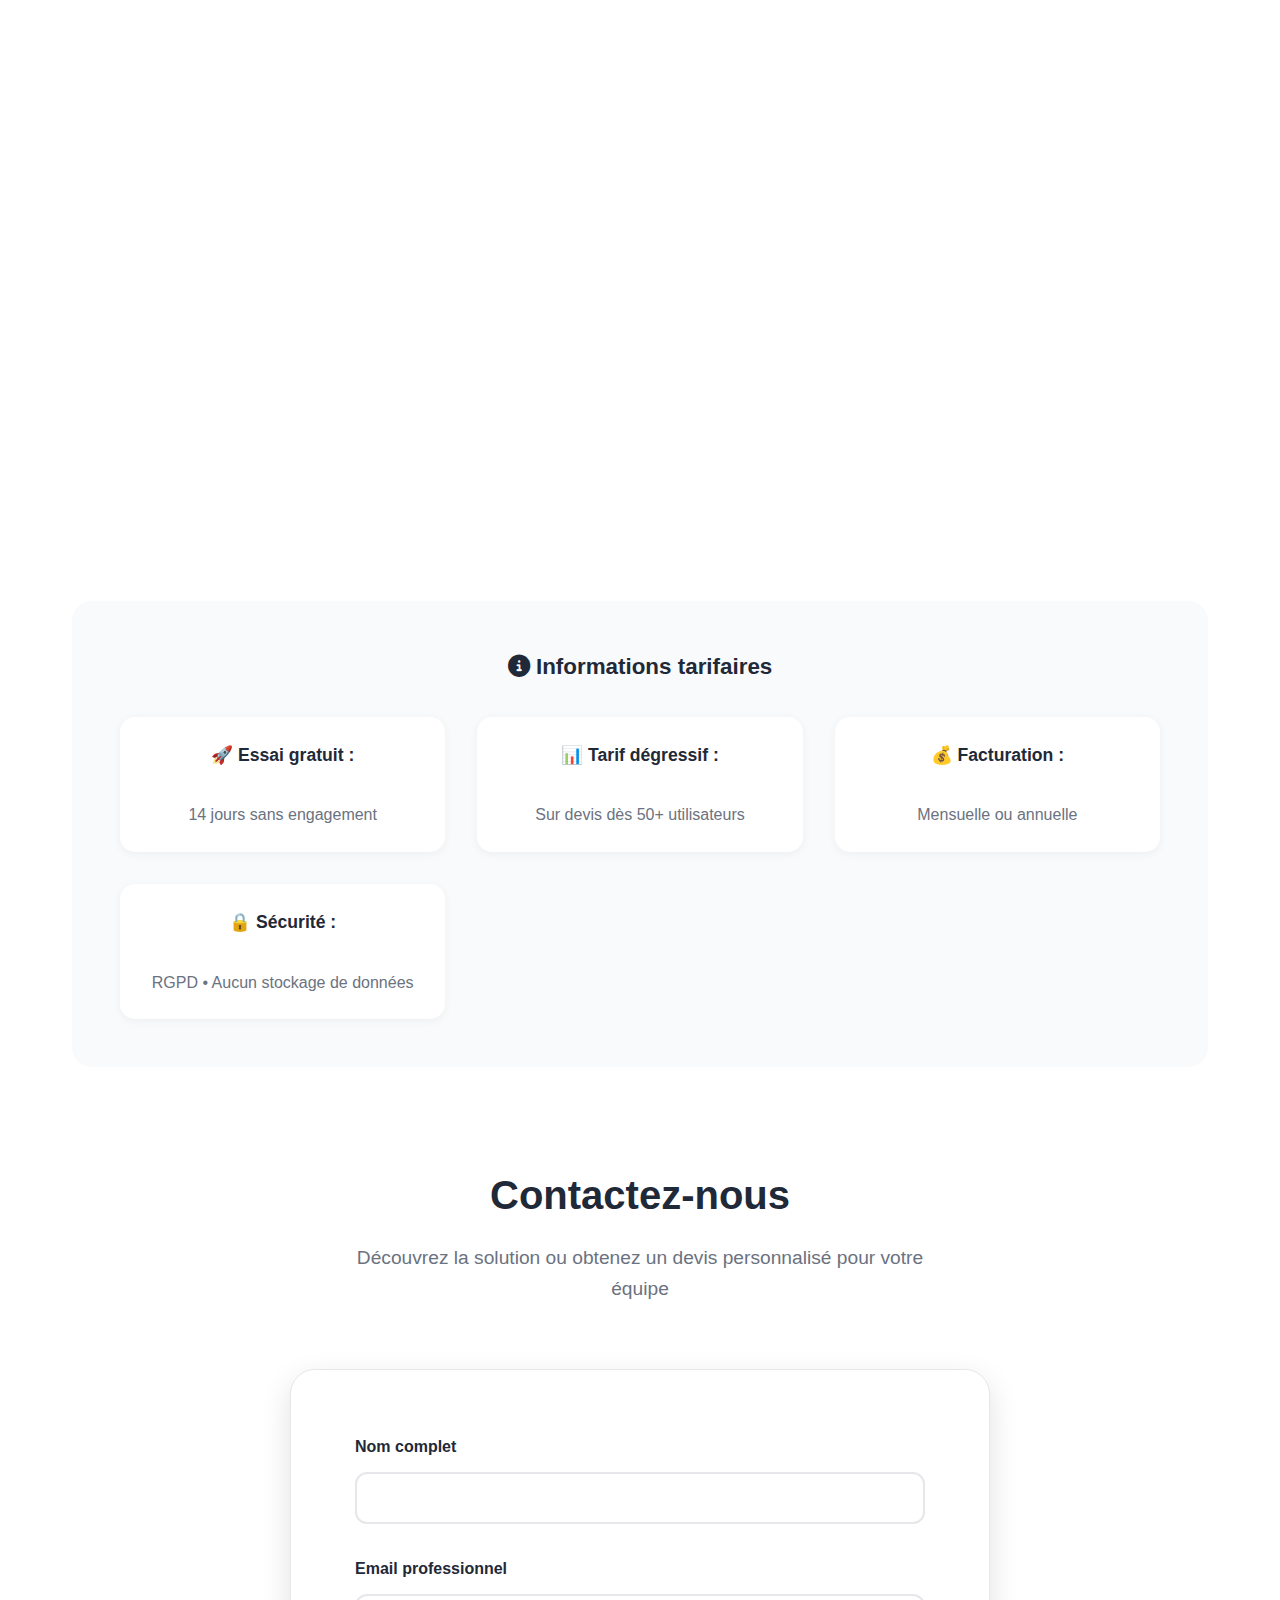
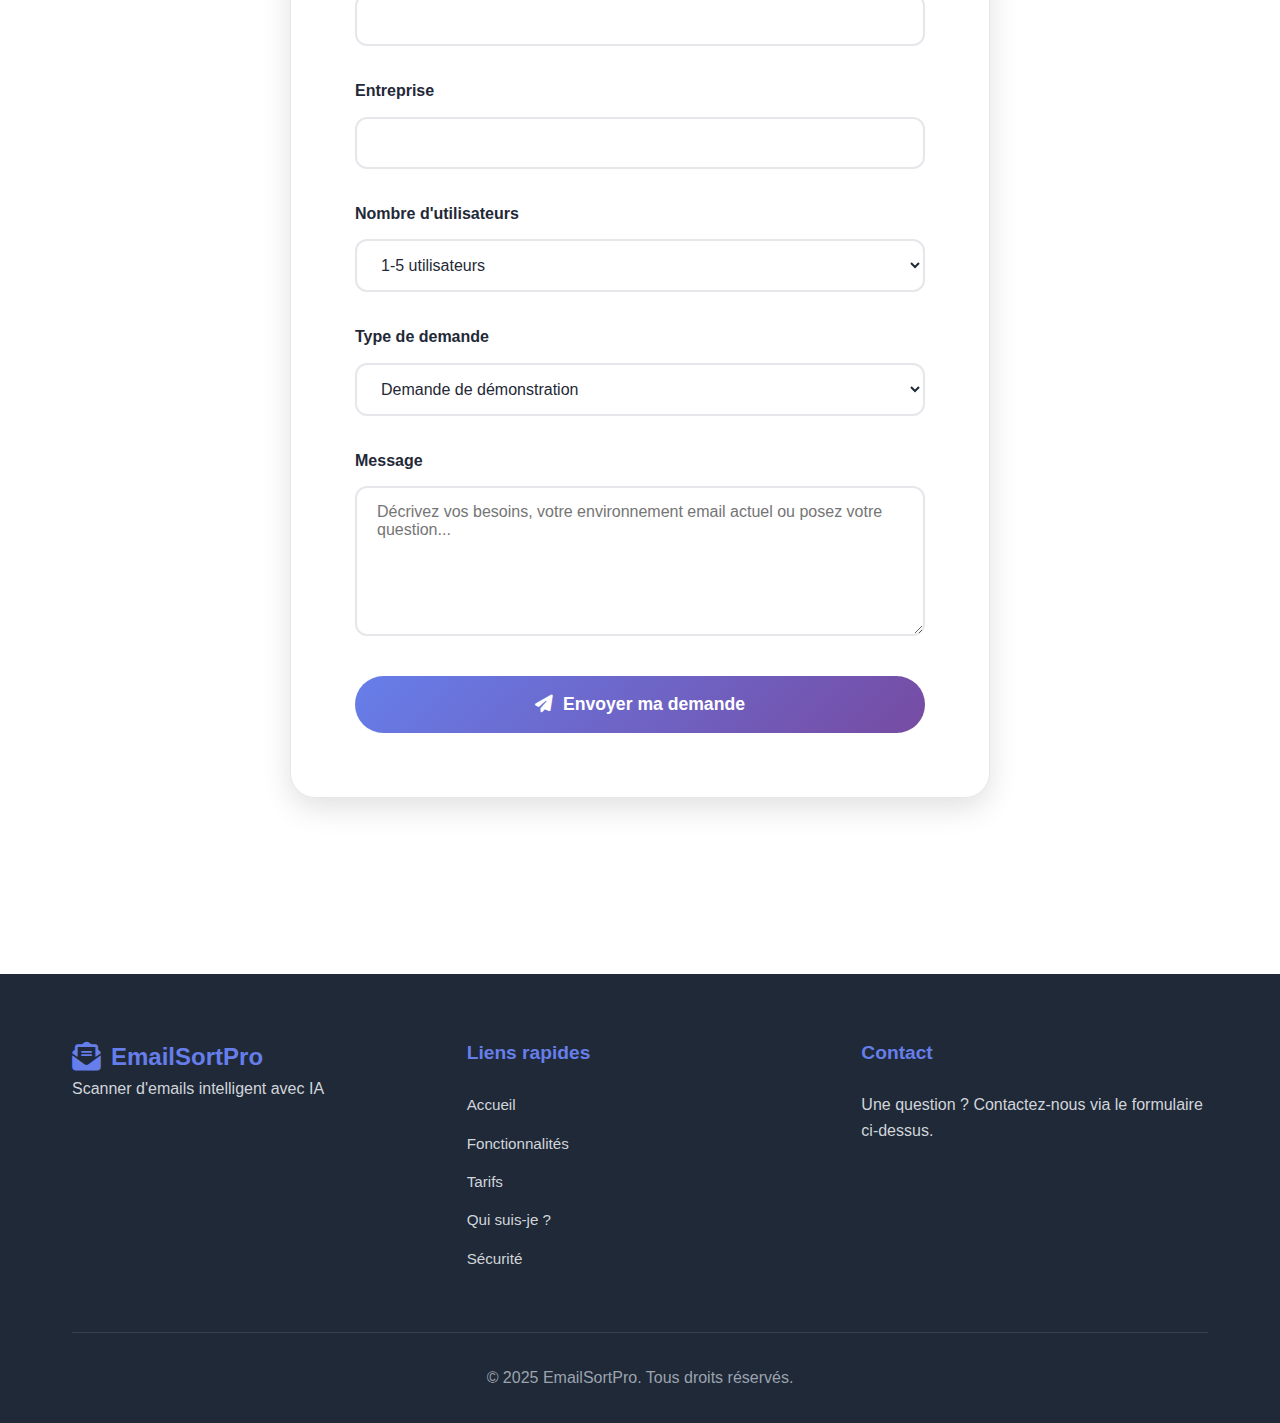
<file: tarifs.html>
<!DOCTYPE html>
<html lang="fr">
<head>
    <meta charset="UTF-8">
    <meta name="viewport" content="width=device-width, initial-scale=1.0">
    <title>Tarifs - EmailSortPro</title>
    <meta name="description" content="Tarif unique transparent : 9,90€ HT/utilisateur/mois. Essai gratuit et tarifs dégressifs sur devis.">
    <link rel="stylesheet" href="https://cdnjs.cloudflare.com/ajax/libs/font-awesome/6.4.0/css/all.min.css">
    <link rel="stylesheet" href="styles.css">
</head>
<body>
    <!-- Navigation -->
    <nav class="navbar">
        <div class="nav-container">
            <div class="logo">
                <i class="fas fa-envelope-open-text"></i>
                <span>EmailSortPro</span>
            </div>
            
            <div class="nav-menu" id="navMenu">
                <ul class="nav-links">
                    <li><a href="index.html" class="nav-link">
                        <i class="fas fa-home"></i> 
                        <span>Accueil</span>
                    </a></li>
                    <li><a href="fonctionnalites.html" class="nav-link">
                        <i class="fas fa-cogs"></i> 
                        <span>Fonctionnalités</span>
                    </a></li>
                    <li><a href="tarifs.html" class="nav-link active">
                        <i class="fas fa-euro-sign"></i> 
                        <span>Tarifs</span>
                    </a></li>
                    <li><a href="presentation.html" class="nav-link">
                        <i class="fas fa-user"></i> 
                        <span>Qui suis-je ?</span>
                    </a></li>
                    <li><a href="securite.html" class="nav-link">
                        <i class="fas fa-shield-alt"></i> 
                        <span>Sécurité</span>
                    </a></li>
                    <li><a href="contact.html" class="nav-link">
                        <i class="fas fa-envelope"></i> 
                        <span>Contact</span>
                    </a></li>
                </ul>
            </div>

            <button class="mobile-menu-btn" id="mobileMenuBtn" aria-label="Menu">
                <span class="hamburger-line"></span>
                <span class="hamburger-line"></span>
                <span class="hamburger-line"></span>
            </button>
        </div>
    </nav>

    <!-- Page Tarifs -->
    <section class="section page-content">
        <div class="container">
            <h1 class="section-title">Tarifs transparents</h1>
            <p class="section-subtitle">
                Choisissez la formule qui correspond à vos besoins
            </p>
            
            <div class="pricing-grid">
                <div class="pricing-card">
                    <div class="plan-name">Starter</div>
                    <div class="plan-price">9,90€</div>
                    <div class="plan-period">HT / utilisateur / mois</div>
                    <ul class="plan-features">
                        <li>Algorithme IA avancé</li>
                        <li>Machine Learning adaptatif</li>
                        <li>Configuration personnalisée</li>
                        <li>Support par email</li>
                        <li>Emails illimités</li>
                    </ul>
                    <a href="#contact" class="plan-button secondary">Commencer</a>
                </div>
                
                <div class="pricing-card featured">
                    <div class="plan-name">Professional</div>
                    <div class="plan-price">8,90€</div>
                    <div class="plan-period">HT / utilisateur / mois (annuel)</div>
                    <ul class="plan-features">
                        <li>Algorithme IA avancé</li>
                        <li>Machine Learning adaptatif</li>
                        <li>Configuration personnalisée</li>
                        <li>Support par email</li>
                        <li>Emails illimités</li>
                    </ul>
                    <a href="#contact" class="plan-button primary">Choisir Pro</a>
                </div>
                
                <div class="pricing-card">
                    <div class="plan-name">Entreprise</div>
                    <div class="plan-price">Sur devis</div>
                    <div class="plan-period">Tarif dégressif pour grosses structures</div>
                    <a href="#contact" class="plan-button secondary">Nous contacter</a>
                </div>
            </div>

            <!-- Informations supplémentaires -->
            <div class="pricing-info">
                <h4>
                    <i class="fas fa-info-circle"></i>
                    Informations tarifaires
                </h4>
                <div class="pricing-details">
                    <div class="pricing-detail">
                        <strong>🚀 Essai gratuit :</strong><br>
                        <span>14 jours sans engagement</span>
                    </div>
                    <div class="pricing-detail">
                        <strong>📊 Tarif dégressif :</strong><br>
                        <span>Sur devis dès 50+ utilisateurs</span>
                    </div>
                    <div class="pricing-detail">
                        <strong>💰 Facturation :</strong><br>
                        <span>Mensuelle ou annuelle</span>
                    </div>
                    <div class="pricing-detail">
                        <strong>🔒 Sécurité :</strong><br>
                        <span>RGPD • Aucun stockage de données</span>
                    </div>
                </div>
            </div>

            <!-- Formulaire de contact -->
            <div id="contact" class="contact-section">
                <h2 class="section-title">Contactez-nous</h2>
                <p class="section-subtitle">
                    Découvrez la solution ou obtenez un devis personnalisé pour votre équipe
                </p>
                
                <div class="contact-form">
                    <form id="contactForm">
                        <div class="form-group">
                            <label for="name">Nom complet</label>
                            <input type="text" id="name" name="name" required>
                        </div>
                        <div class="form-group">
                            <label for="email">Email professionnel</label>
                            <input type="email" id="email" name="email" required>
                        </div>
                        <div class="form-group">
                            <label for="company">Entreprise</label>
                            <input type="text" id="company" name="company">
                        </div>
                        <div class="form-group">
                            <label for="users">Nombre d'utilisateurs</label>
                            <select id="users" name="users">
                                <option value="1-5">1-5 utilisateurs</option>
                                <option value="6-20">6-20 utilisateurs</option>
                                <option value="21-49">21-49 utilisateurs</option>
                                <option value="50-100">50-100 utilisateurs (devis sur mesure)</option>
                                <option value="100+">100+ utilisateurs (devis sur mesure)</option>
                            </select>
                        </div>
                        <div class="form-group">
                            <label for="request_type">Type de demande</label>
                            <select id="request_type" name="request_type">
                                <option value="demo">Demande de démonstration</option>
                                <option value="trial">Démarrer l'essai gratuit</option>
                                <option value="quote">Demande de devis personnalisé</option>
                                <option value="info">Demande d'informations</option>
                            </select>
                        </div>
                        <div class="form-group">
                            <label for="message">Message</label>
                            <textarea id="message" name="message" placeholder="Décrivez vos besoins, votre environnement email actuel ou posez votre question..."></textarea>
                        </div>
                        <button type="submit" class="plan-button primary submit-btn">
                            <i class="fas fa-paper-plane"></i> Envoyer ma demande
                        </button>
                    </form>
                </div>
            </div>
        </div>
    </section>

    <!-- Footer -->
    <footer class="footer">
        <div class="container">
            <div class="footer-content">
                <div class="footer-section">
                    <div class="logo">
                        <i class="fas fa-envelope-open-text"></i>
                        <span>EmailSortPro</span>
                    </div>
                    <p>Scanner d'emails intelligent avec IA</p>
                </div>
                <div class="footer-section">
                    <h4>Liens rapides</h4>
                    <ul>
                        <li><a href="index.html">Accueil</a></li>
                        <li><a href="fonctionnalites.html">Fonctionnalités</a></li>
                        <li><a href="tarifs.html">Tarifs</a></li>
                        <li><a href="presentation.html">Qui suis-je ?</a></li>
                        <li><a href="securite.html">Sécurité</a></li>
                    </ul>
                </div>
                <div class="footer-section">
                    <h4>Contact</h4>
                    <p>Une question ? Contactez-nous via le formulaire ci-dessus.</p>
                </div>
            </div>
            <div class="footer-bottom">
                <p>&copy; 2025 EmailSortPro. Tous droits réservés.</p>
            </div>
        </div>
    </footer>

    <script src="script.js"></script>
</body>
</html>
</file>
<file: styles.css>
/* ===== RESET ET STYLES DE BASE ===== */
* {
    margin: 0;
    padding: 0;
    box-sizing: border-box;
}

:root {
    /* Couleurs principales */
    --primary-gradient: linear-gradient(135deg, #667eea 0%, #764ba2 100%);
    --primary-color: #667eea;
    --secondary-color: #764ba2;
    --text-primary: #1f2937;
    --text-secondary: #6b7280;
    --text-light: #9ca3af;
    --bg-light: #f8fafc;
    --bg-white: #ffffff;
    --border-light: #e5e7eb;
    --success-color: #16a34a;
    --warning-color: #f59e0b;
    --error-color: #dc2626;
    
    /* Espacements */
    --container-max-width: 1200px;
    --section-padding: 5rem 2rem;
    --navbar-height: 70px;
    
    /* Transitions */
    --transition-fast: 0.3s ease;
    --transition-smooth: 0.6s ease;
    
    /* Ombres */
    --shadow-sm: 0 2px 10px rgba(0, 0, 0, 0.05);
    --shadow-md: 0 5px 20px rgba(0, 0, 0, 0.08);
    --shadow-lg: 0 10px 30px rgba(0, 0, 0, 0.12);
    --shadow-primary: 0 4px 15px rgba(102, 126, 234, 0.3);
}

body {
    font-family: -apple-system, BlinkMacSystemFont, 'Segoe UI', Roboto, 'Helvetica Neue', Arial, sans-serif;
    line-height: 1.6;
    color: var(--text-primary);
    overflow-x: hidden;
    background: var(--bg-white);
}

.container {
    max-width: var(--container-max-width);
    margin: 0 auto;
    padding: 0 2rem;
}

.section {
    padding: var(--section-padding);
}

/* ===== TYPOGRAPHIE ===== */
.section-title {
    text-align: center;
    font-size: 2.5rem;
    font-weight: 700;
    margin-bottom: 1rem;
    color: var(--text-primary);
}

.section-subtitle {
    text-align: center;
    font-size: 1.2rem;
    color: var(--text-secondary);
    margin-bottom: 4rem;
    max-width: 600px;
    margin-left: auto;
    margin-right: auto;
}

/* ===== NAVIGATION ===== */
.navbar {
    position: fixed;
    top: 0;
    width: 100%;
    background: rgba(255, 255, 255, 0.95);
    backdrop-filter: blur(10px);
    border-bottom: 1px solid var(--border-light);
    z-index: 1000;
    height: var(--navbar-height);
}

.nav-container {
    max-width: var(--container-max-width);
    margin: 0 auto;
    display: flex;
    justify-content: space-between;
    align-items: center;
    height: 100%;
    padding: 0 2rem;
}

.logo {
    display: flex;
    align-items: center;
    gap: 10px;
    font-size: 1.5rem;
    font-weight: 700;
    color: var(--primary-color);
    text-decoration: none;
}

.logo i {
    font-size: 1.8rem;
}

.nav-menu {
    display: flex;
}

.nav-links {
    display: flex;
    gap: 2rem;
    list-style: none;
    margin: 0;
    padding: 0;
}

.nav-link {
    text-decoration: none;
    color: var(--text-secondary);
    font-weight: 500;
    transition: color var(--transition-fast);
    display: flex;
    align-items: center;
    gap: 8px;
    padding: 0.5rem 1rem;
    border-radius: 8px;
    position: relative;
}

.nav-link:hover,
.nav-link.active {
    color: var(--primary-color);
}

.nav-link.active::after {
    content: '';
    position: absolute;
    bottom: -8px;
    left: 50%;
    transform: translateX(-50%);
    width: 30px;
    height: 3px;
    background: var(--primary-gradient);
    border-radius: 2px;
}

/* Menu mobile */
.mobile-menu-btn {
    display: none;
    background: var(--primary-gradient);
    border: none;
    padding: 10px;
    border-radius: 8px;
    cursor: pointer;
    transition: all var(--transition-fast);
    box-shadow: var(--shadow-primary);
    width: 44px;
    height: 44px;
    flex-direction: column;
    justify-content: center;
    align-items: center;
}

.mobile-menu-btn:hover {
    transform: translateY(-1px);
    box-shadow: 0 6px 20px rgba(102, 126, 234, 0.4);
}

.hamburger-line {
    display: block;
    width: 25px;
    height: 3px;
    background: white;
    margin: 3px 0;
    transition: all var(--transition-fast);
    border-radius: 3px;
}

.mobile-menu-btn.active .hamburger-line:nth-child(1) {
    transform: rotate(45deg) translate(5px, 5px);
}

.mobile-menu-btn.active .hamburger-line:nth-child(2) {
    opacity: 0;
}

.mobile-menu-btn.active .hamburger-line:nth-child(3) {
    transform: rotate(-45deg) translate(7px, -6px);
}

/* ===== HERO SECTION ===== */
.hero {
    background: var(--primary-gradient);
    color: white;
    padding: calc(var(--navbar-height) + 4rem) 2rem 4rem;
    text-align: center;
    position: relative;
    overflow: hidden;
    min-height: 80vh;
    display: flex;
    align-items: center;
    justify-content: center;
}

.hero::before {
    content: '';
    position: absolute;
    top: 0;
    left: 0;
    right: 0;
    bottom: 0;
    background: url('data:image/svg+xml,<svg xmlns="http://www.w3.org/2000/svg" viewBox="0 0 100 100"><circle cx="25" cy="25" r="2" fill="rgba(255,255,255,0.1)"/><circle cx="75" cy="75" r="1.5" fill="rgba(255,255,255,0.1)"/><circle cx="50" cy="10" r="1" fill="rgba(255,255,255,0.1)"/><circle cx="90" cy="40" r="1.5" fill="rgba(255,255,255,0.1)"/><circle cx="10" cy="60" r="1" fill="rgba(255,255,255,0.1)"/></svg>');
    animation: float 20s infinite linear;
}

@keyframes float {
    0% { transform: translateY(0px); }
    100% { transform: translateY(-100px); }
}

.hero-content {
    max-width: 800px;
    margin: 0 auto;
    position: relative;
    z-index: 1;
}

.hero h1 {
    font-size: clamp(2.5rem, 5vw, 3.5rem);
    font-weight: 800;
    margin-bottom: 1.5rem;
    line-height: 1.1;
}

.hero-subtitle {
    font-size: clamp(1.1rem, 3vw, 1.4rem);
    margin-bottom: 3rem;
    opacity: 0.9;
    max-width: 600px;
    margin-left: auto;
    margin-right: auto;
}

.hero-buttons {
    display: flex;
    gap: 1rem;
    justify-content: center;
    flex-wrap: wrap;
    margin-top: 2rem;
}

/* ===== BOUTONS ===== */
.btn-primary {
    background: white;
    color: var(--primary-color);
    padding: 15px 30px;
    border-radius: 50px;
    text-decoration: none;
    font-weight: 700;
    font-size: 1.1rem;
    transition: all var(--transition-fast);
    box-shadow: 0 8px 25px rgba(255, 255, 255, 0.3);
    display: inline-flex;
    align-items: center;
    gap: 8px;
    border: none;
    cursor: pointer;
}

.btn-primary:hover {
    transform: translateY(-3px);
    box-shadow: 0 12px 35px rgba(255, 255, 255, 0.4);
}

.btn-secondary {
    background: transparent;
    color: white;
    padding: 15px 30px;
    border: 2px solid rgba(255, 255, 255, 0.3);
    border-radius: 50px;
    text-decoration: none;
    font-weight: 600;
    font-size: 1.1rem;
    transition: all var(--transition-fast);
    display: inline-flex;
    align-items: center;
    gap: 8px;
}

.btn-secondary:hover {
    background: rgba(255, 255, 255, 0.1);
    border-color: rgba(255, 255, 255, 0.5);
    transform: translateY(-2px);
}

/* ===== PAGE CONTENT ===== */
.page-content {
    padding-top: calc(var(--navbar-height) + 2rem);
}

/* ===== AVANTAGES ===== */
.advantages-grid {
    display: grid;
    grid-template-columns: repeat(auto-fit, minmax(250px, 1fr));
    gap: 2rem;
    text-align: center;
    margin-top: 2rem;
}

.advantage-item {
    padding: 2rem 1rem;
    background: var(--bg-white);
    border-radius: 15px;
    box-shadow: var(--shadow-sm);
    transition: all var(--transition-fast);
    border: 1px solid var(--border-light);
}

.advantage-item:hover {
    transform: translateY(-5px);
    box-shadow: var(--shadow-md);
}

.advantage-icon {
    font-size: 3rem;
    margin-bottom: 1rem;
    display: block;
}

.advantage-item h3 {
    font-size: 1.2rem;
    margin-bottom: 0.5rem;
    color: var(--text-primary);
    font-weight: 600;
}

.advantage-item p {
    color: var(--text-secondary);
    font-size: 0.95rem;
}

/* ===== ÉTAPES ===== */
.steps-section {
    background: var(--bg-light);
}

.steps {
    display: grid;
    grid-template-columns: repeat(auto-fit, minmax(300px, 1fr));
    gap: 3rem;
    margin-top: 4rem;
}

.step {
    text-align: center;
    position: relative;
    background: var(--bg-white);
    padding: 3rem 2rem;
    border-radius: 20px;
    box-shadow: var(--shadow-sm);
    transition: all var(--transition-fast);
}

.step:hover {
    transform: translateY(-5px);
    box-shadow: var(--shadow-md);
}

.step-icon {
    font-size: 4rem;
    margin-bottom: 1.5rem;
    display: block;
}

.step h3 {
    font-size: 1.3rem;
    font-weight: 600;
    margin-bottom: 1rem;
    color: var(--text-primary);
}

.step p {
    color: var(--text-secondary);
    line-height: 1.6;
}

/* ===== FONCTIONNALITÉS ===== */
.features-grid {
    display: grid;
    grid-template-columns: repeat(auto-fit, minmax(350px, 1fr));
    gap: 3rem;
    margin-top: 4rem;
}

.feature-card {
    background: var(--bg-white);
    border-radius: 20px;
    padding: 3rem;
    box-shadow: var(--shadow-md);
    transition: all var(--transition-fast);
    border: 1px solid var(--border-light);
    position: relative;
    overflow: hidden;
}

.feature-card::before {
    content: '';
    position: absolute;
    top: 0;
    left: 0;
    right: 0;
    height: 4px;
    background: var(--primary-gradient);
}

.feature-card:hover {
    transform: translateY(-8px);
    box-shadow: var(--shadow-lg);
}

.feature-icon {
    width: 70px;
    height: 70px;
    background: var(--primary-gradient);
    border-radius: 15px;
    display: flex;
    align-items: center;
    justify-content: center;
    font-size: 1.8rem;
    color: white;
    margin-bottom: 2rem;
}

.feature-card h3 {
    font-size: 1.5rem;
    font-weight: 600;
    margin-bottom: 1rem;
    color: var(--text-primary);
}

.feature-card p {
    color: var(--text-secondary);
    line-height: 1.7;
}

/* ===== SECTION IA ===== */
.ai-technology-section {
    text-align: center;
    margin-top: 5rem;
    padding: 4rem 3rem;
    background: var(--primary-gradient);
    border-radius: 25px;
    color: white;
    position: relative;
    overflow: hidden;
}

.ai-technology-section::before {
    content: '';
    position: absolute;
    top: -50%;
    left: -50%;
    width: 200%;
    height: 200%;
    background: radial-gradient(circle, rgba(255,255,255,0.1) 0%, transparent 70%);
    animation: rotate 20s linear infinite;
}

@keyframes rotate {
    0% { transform: rotate(0deg); }
    100% { transform: rotate(360deg); }
}

.ai-technology-section h3 {
    font-size: 2.2rem;
    margin-bottom: 3rem;
    color: white;
    position: relative;
    z-index: 1;
}

.ai-features-grid {
    display: grid;
    grid-template-columns: repeat(auto-fit, minmax(200px, 1fr));
    gap: 2rem;
    margin-bottom: 3rem;
    position: relative;
    z-index: 1;
}

.ai-feature {
    text-align: center;
    padding: 1.5rem;
    background: rgba(255, 255, 255, 0.1);
    border-radius: 15px;
    backdrop-filter: blur(10px);
    transition: all var(--transition-fast);
}

.ai-feature:hover {
    background: rgba(255, 255, 255, 0.2);
    transform: translateY(-5px);
}

.ai-feature-icon {
    font-size: 3rem;
    margin-bottom: 1rem;
    display: block;
}

.ai-feature-title {
    font-weight: 600;
    margin-bottom: 0.5rem;
    font-size: 1.1rem;
}

.ai-feature-desc {
    opacity: 0.9;
    font-size: 0.95rem;
}

.ai-description {
    opacity: 0.95;
    font-size: 1.2rem;
    position: relative;
    z-index: 1;
    max-width: 600px;
    margin: 0 auto;
}

/* ===== COMPATIBILITÉ ===== */
.compatibility-section {
    text-align: center;
    margin-top: 5rem;
    padding: 4rem 3rem;
    background: var(--bg-light);
    border-radius: 25px;
}

.compatibility-section h3 {
    font-size: 2rem;
    margin-bottom: 3rem;
    color: var(--text-primary);
}

.compatibility-grid {
    display: flex;
    justify-content: center;
    gap: 4rem;
    flex-wrap: wrap;
    align-items: center;
    margin-bottom: 3rem;
}

.compatibility-item {
    text-align: center;
    padding: 2rem;
    background: var(--bg-white);
    border-radius: 15px;
    box-shadow: var(--shadow-sm);
    transition: all var(--transition-fast);
    min-width: 150px;
}

.compatibility-item:hover {
    transform: translateY(-5px);
    box-shadow: var(--shadow-md);
}

.compatibility-item i {
    font-size: 4rem;
    margin-bottom: 1rem;
    display: block;
}

.compatibility-item i.fa-microsoft {
    color: #0078d4;
}

.compatibility-item i.fa-google {
    color: #ea4335;
}

.compatibility-name {
    font-weight: 600;
    margin-bottom: 0.5rem;
    color: var(--text-primary);
    font-size: 1.1rem;
}

.compatibility-status.available {
    color: var(--success-color);
    font-weight: 600;
}

.compatibility-status.coming {
    color: var(--warning-color);
    font-weight: 600;
}

.enterprise-note {
    margin-top: 2rem;
    color: var(--text-secondary);
    font-size: 1rem;
    padding: 1rem;
    background: rgba(102, 126, 234, 0.1);
    border-radius: 10px;
}

.enterprise-note i {
    color: var(--primary-color);
    margin-right: 8px;
}

/* ===== TARIFS ===== */
.pricing-single-container {
    display: flex;
    justify-content: center;
    margin-top: 4rem;
}

.pricing-card {
    background: var(--bg-white);
    border-radius: 25px;
    padding: 4rem 3rem;
    text-align: center;
    border: 2px solid var(--border-light);
    transition: all var(--transition-fast);
    position: relative;
    max-width: 500px;
    width: 100%;
    box-shadow: var(--shadow-md);
}

.pricing-card.single-plan {
    border-color: var(--primary-color);
    box-shadow: 0 15px 40px rgba(102, 126, 234, 0.2);
}

.pricing-card.featured::before {
    content: 'Solution complète';
    position: absolute;
    top: -15px;
    left: 50%;
    transform: translateX(-50%);
    background: var(--primary-gradient);
    color: white;
    padding: 8px 25px;
    border-radius: 25px;
    font-size: 0.9rem;
    font-weight: 600;
}

.pricing-card:hover {
    transform: translateY(-8px);
    box-shadow: 0 20px 50px rgba(0, 0, 0, 0.15);
}

.plan-name {
    font-size: 1.5rem;
    font-weight: 600;
    margin-bottom: 1.5rem;
    color: var(--text-primary);
}

.plan-price {
    font-size: 4rem;
    font-weight: 800;
    color: var(--primary-color);
    margin-bottom: 1rem;
    line-height: 1;
}

.plan-period {
    color: var(--text-secondary);
    margin-bottom: 3rem;
    font-size: 1.1rem;
}

.plan-features {
    list-style: none;
    margin-bottom: 3rem;
    text-align: left;
}

.plan-features li {
    padding: 0.8rem 0;
    color: var(--text-secondary);
    position: relative;
    padding-left: 2rem;
    font-size: 1rem;
    line-height: 1.5;
}

.plan-features li::before {
    content: '✓';
    position: absolute;
    left: 0;
    color: var(--success-color);
    font-weight: bold;
    font-size: 1.2rem;
}

.plan-button {
    width: 100%;
    padding: 18px 30px;
    border-radius: 50px;
    border: none;
    font-weight: 600;
    cursor: pointer;
    transition: all var(--transition-fast);
    text-decoration: none;
    display: inline-flex;
    align-items: center;
    justify-content: center;
    gap: 8px;
    font-size: 1.1rem;
}

.plan-button.primary {
    background: var(--primary-gradient);
    color: white;
}

.plan-button.secondary {
    background: var(--bg-light);
    color: var(--primary-color);
    border: 2px solid var(--border-light);
}

.plan-button:hover {
    transform: translateY(-3px);
    box-shadow: var(--shadow-primary);
}

/* ===== INFORMATIONS TARIFS ===== */
.pricing-info {
    text-align: center;
    margin-top: 5rem;
    padding: 3rem;
    background: var(--bg-light);
    border-radius: 20px;
}

.pricing-info h4 {
    margin-bottom: 2rem;
    color: var(--text-primary);
    font-size: 1.4rem;
}

.pricing-details {
    display: grid;
    grid-template-columns: repeat(auto-fit, minmax(250px, 1fr));
    gap: 2rem;
    margin-top: 2rem;
}

.pricing-detail {
    text-align: center;
    padding: 1.5rem;
    background: var(--bg-white);
    border-radius: 15px;
    box-shadow: var(--shadow-sm);
}

.pricing-detail strong {
    color: var(--text-primary);
    font-size: 1.1rem;
    display: block;
    margin-bottom: 0.5rem;
}

.pricing-detail span {
    color: var(--text-secondary);
}

/* ===== SÉCURITÉ ===== */
.security-section {
    margin-bottom: 5rem;
    background: var(--bg-white);
    border-radius: 25px;
    padding: 4rem;
    box-shadow: var(--shadow-md);
    border: 1px solid var(--border-light);
}

.security-header {
    display: flex;
    align-items: center;
    gap: 1.5rem;
    margin-bottom: 3rem;
    text-align: left;
}

.security-icon {
    width: 80px;
    height: 80px;
    background: var(--primary-gradient);
    border-radius: 20px;
    display: flex;
    align-items: center;
    justify-content: center;
    font-size: 2rem;
    color: white;
    flex-shrink: 0;
}

.security-header h2 {
    color: var(--text-primary);
    font-size: 2rem;
    margin: 0;
    font-weight: 700;
}

.security-content {
    display: grid;
    gap: 2rem;
}

.security-feature {
    padding: 2rem;
    background: var(--bg-light);
    border-radius: 15px;
    border-left: 5px solid var(--primary-color);
    transition: all var(--transition-fast);
}

.security-feature:hover {
    transform: translateX(5px);
    background: #f1f5f9;
}

.security-feature h3 {
    color: var(--text-primary);
    margin-bottom: 1rem;
    font-size: 1.3rem;
    font-weight: 600;
}

.security-feature p {
    color: var(--text-secondary);
    line-height: 1.7;
    margin: 0;
}

/* WAF Section spécifique */
.waf-explanation {
    background: var(--primary-gradient);
    color: white;
    padding: 3rem;
    border-radius: 20px;
    margin-bottom: 3rem;
    position: relative;
    overflow: hidden;
}

.waf-explanation::before {
    content: '';
    position: absolute;
    top: -50%;
    right: -50%;
    width: 200%;
    height: 200%;
    background: radial-gradient(circle, rgba(255,255,255,0.1) 0%, transparent 70%);
    animation: rotate 30s linear infinite;
}

.waf-explanation h3 {
    color: white;
    margin-bottom: 1.5rem;
    font-size: 1.6rem;
    position: relative;
    z-index: 1;
}

.waf-definition {
    font-size: 1.15rem;
    line-height: 1.8;
    margin: 0;
    opacity: 0.95;
    position: relative;
    z-index: 1;
}

.waf-features {
    display: grid;
    gap: 2rem;
}

/* Section Intégration Entreprise */
.integration-section {
    background: linear-gradient(135deg, var(--bg-light) 0%, #e2e8f0 100%);
    border: 3px solid var(--primary-color);
}

.integration-highlight {
    background: var(--bg-white);
    padding: 3rem;
    border-radius: 20px;
    margin-bottom: 3rem;
    text-align: center;
    box-shadow: var(--shadow-sm);
}

.integration-highlight h3 {
    color: var(--text-primary);
    margin-bottom: 1.5rem;
    font-size: 1.6rem;
}

.contact-enterprise {
    margin: 2rem 0;
}

.enterprise-contact {
    background: var(--primary-gradient);
    color: white;
    padding: 1.5rem 2rem;
    border-radius: 15px;
    font-size: 1.3rem;
    margin: 1.5rem 0;
    display: flex;
    align-items: center;
    justify-content: center;
    gap: 12px;
    font-weight: 600;
}

.contact-note {
    color: var(--text-secondary);
    font-size: 0.95rem;
    font-style: italic;
    margin-top: 1rem;
}

.integration-benefits {
    display: grid;
    gap: 2rem;
}

/* Certifications */
.certifications-section {
    background: var(--bg-light);
    padding: 4rem;
    border-radius: 25px;
    margin: 5rem 0;
    text-align: center;
}

.certifications-section h3 {
    color: var(--text-primary);
    margin-bottom: 3rem;
    font-size: 1.8rem;
}

.certifications-grid {
    display: grid;
    grid-template-columns: repeat(auto-fit, minmax(200px, 1fr));
    gap: 2rem;
}

.certification-item {
    background: var(--bg-white);
    padding: 2.5rem 1.5rem;
    border-radius: 20px;
    box-shadow: var(--shadow-sm);
    transition: all var(--transition-fast);
    border: 2px solid transparent;
}

.certification-item:hover {
    transform: translateY(-5px);
    box-shadow: var(--shadow-md);
    border-color: var(--primary-color);
}

.cert-icon {
    font-size: 3rem;
    margin-bottom: 1rem;
    display: block;
}

.cert-name {
    font-weight: 600;
    color: var(--text-primary);
    margin-bottom: 0.5rem;
    font-size: 1.1rem;
}

.cert-status {
    font-size: 0.95rem;
    color: var(--text-secondary);
}

/* CTA Sécurité */
.security-cta {
    text-align: center;
    margin-top: 5rem;
    padding: 4rem;
    background: var(--primary-gradient);
    border-radius: 25px;
    color: white;
    position: relative;
    overflow: hidden;
}

.security-cta::before {
    content: '';
    position: absolute;
    top: -50%;
    left: -50%;
    width: 200%;
    height: 200%;
    background: radial-gradient(circle, rgba(255,255,255,0.1) 0%, transparent 70%);
    animation: rotate 25s linear infinite;
}

.security-cta h3 {
    color: white;
    margin-bottom: 1rem;
    font-size: 2rem;
    position: relative;
    z-index: 1;
}

.security-cta p {
    position: relative;
    z-index: 1;
}

.security-cta .btn-primary {
    position: relative;
    z-index: 1;
}

/* ===== PRÉSENTATION ===== */
.presentation-hero {
    background: var(--primary-gradient);
    color: white;
    padding: 5rem 3rem;
    text-align: center;
    border-radius: 25px;
    margin-bottom: 5rem;
    position: relative;
    overflow: hidden;
}

.presentation-hero::before {
    content: '';
    position: absolute;
    top: -50%;
    right: -50%;
    width: 200%;
    height: 200%;
    background: radial-gradient(circle, rgba(255,255,255,0.1) 0%, transparent 70%);
    animation: rotate 20s linear infinite reverse;
}

.presentation-content {
    max-width: 600px;
    margin: 0 auto;
    position: relative;
    z-index: 1;
}

.presentation-avatar {
    font-size: 6rem;
    margin-bottom: 1.5rem;
    opacity: 0.9;
    display: block;
}

.presentation-title {
    font-size: 3rem;
    font-weight: 700;
    margin-bottom: 1rem;
}

.presentation-subtitle {
    font-size: 1.3rem;
    opacity: 0.9;
    margin-bottom: 1.5rem;
}

.contact-info {
    margin-top: 2rem;
    padding: 1.5rem 2rem;
    background: rgba(255, 255, 255, 0.2);
    border-radius: 15px;
    display: flex;
    align-items: center;
    justify-content: center;
    gap: 12px;
    font-size: 1.2rem;
    backdrop-filter: blur(10px);
}

.contact-info i {
    color: white;
    font-size: 1.3rem;
}

.presentation-main {
    max-width: 900px;
    margin: 0 auto;
}

.presentation-story h2 {
    font-size: 2.5rem;
    color: var(--text-primary);
    margin-bottom: 2rem;
    text-align: center;
    font-weight: 700;
}

.lead-text {
    font-size: 1.3rem;
    color: var(--text-secondary);
    margin-bottom: 4rem;
    text-align: center;
    font-weight: 500;
    line-height: 1.6;
}

.story-content h3 {
    font-size: 1.6rem;
    color: var(--text-primary);
    margin: 3rem 0 1.5rem 0;
    font-weight: 600;
}

.story-content p {
    color: var(--text-secondary);
    margin-bottom: 2rem;
    line-height: 1.8;
    font-size: 1.05rem;
}

.values-grid {
    display: grid;
    grid-template-columns: repeat(auto-fit, minmax(300px, 1fr));
    gap: 2rem;
    margin: 3rem 0;
}

.value-item {
    background: var(--bg-light);
    padding: 3rem;
    border-radius: 20px;
    text-align: center;
    transition: all var(--transition-fast);
    border: 2px solid transparent;
}

.value-item:hover {
    transform: translateY(-5px);
    box-shadow: var(--shadow-md);
    border-color: var(--primary-color);
}

.value-icon {
    font-size: 3.5rem;
    margin-bottom: 1.5rem;
    display: block;
}

.value-item h4 {
    font-size: 1.3rem;
    color: var(--text-primary);
    margin-bottom: 1rem;
    font-weight: 600;
}

.value-item p {
    color: var(--text-secondary);
    line-height: 1.7;
    margin: 0;
}

.mission-statement {
    background: var(--primary-gradient);
    color: white;
    padding: 3rem;
    border-radius: 20px;
    margin: 3rem 0;
    text-align: center;
    position: relative;
    overflow: hidden;
}

.mission-statement::before {
    content: '';
    position: absolute;
    top: -50%;
    left: -50%;
    width: 200%;
    height: 200%;
    background: radial-gradient(circle, rgba(255,255,255,0.1) 0%, transparent 70%);
    animation: rotate 15s linear infinite;
}

.mission-statement h4 {
    font-size: 1.5rem;
    margin-bottom: 1rem;
    position: relative;
    z-index: 1;
}

.mission-statement p {
    font-size: 1.2rem;
    opacity: 0.95;
    line-height: 1.7;
    position: relative;
    z-index: 1;
    margin: 0;
}

.contact-cta {
    text-align: center;
    margin-top: 5rem;
    padding: 4rem;
    background: var(--bg-light);
    border-radius: 25px;
    border: 2px solid var(--primary-color);
}

.contact-cta h3 {
    font-size: 2rem;
    color: var(--text-primary);
    margin-bottom: 1rem;
}

.contact-cta p {
    color: var(--text-secondary);
    margin-bottom: 2rem;
    font-size: 1.1rem;
}

.contact-methods {
    display: flex;
    gap: 1.5rem;
    justify-content: center;
    flex-wrap: wrap;
    margin-top: 2rem;
}

.contact-methods .btn-secondary {
    background: transparent;
    color: var(--primary-color);
    border: 2px solid var(--primary-color);
}

.contact-methods .btn-secondary:hover {
    background: var(--primary-color);
    color: white;
}

/* ===== FORMULAIRES ===== */
.contact-section {
    margin-top: 6rem;
}

.contact-form {
    max-width: 700px;
    margin: 0 auto;
    background: var(--bg-white);
    padding: 4rem;
    border-radius: 25px;
    box-shadow: var(--shadow-lg);
    border: 1px solid var(--border-light);
}

.form-group {
    margin-bottom: 2rem;
}

.form-group label {
    display: block;
    margin-bottom: 0.8rem;
    font-weight: 600;
    color: var(--text-primary);
    font-size: 1rem;
}

.form-group input,
.form-group textarea,
.form-group select {
    width: 100%;
    padding: 15px 20px;
    border: 2px solid var(--border-light);
    border-radius: 12px;
    font-size: 1rem;
    transition: all var(--transition-fast);
    background: var(--bg-white);
    color: var(--text-primary);
}

.form-group input:focus,
.form-group textarea:focus,
.form-group select:focus {
    outline: none;
    border-color: var(--primary-color);
    box-shadow: 0 0 0 3px rgba(102, 126, 234, 0.1);
}

.form-group input.error,
.form-group textarea.error,
.form-group select.error {
    border-color: var(--error-color);
}

.form-group textarea {
    height: 150px;
    resize: vertical;
    font-family: inherit;
}

.error-message {
    color: var(--error-color);
    font-size: 0.875rem;
    margin-top: 0.5rem;
    display: flex;
    align-items: center;
    gap: 5px;
}

.submit-btn {
    background: var(--primary-gradient) !important;
    color: white !important;
    border: none !important;
    font-size: 1.1rem;
    padding: 18px 30px;
    border-radius: 50px;
    cursor: pointer;
    transition: all var(--transition-fast);
    display: flex;
    align-items: center;
    justify-content: center;
    gap: 10px;
    width: 100%;
}

.submit-btn:hover {
    transform: translateY(-2px);
    box-shadow: var(--shadow-primary);
}

.submit-btn:disabled {
    opacity: 0.7;
    cursor: not-allowed;
    transform: none;
}

/* ===== FOOTER ===== */
.footer {
    background: var(--text-primary);
    color: white;
    padding: 4rem 2rem 2rem;
    margin-top: 6rem;
}

.footer-content {
    display: grid;
    grid-template-columns: repeat(auto-fit, minmax(280px, 1fr));
    gap: 3rem;
    margin-bottom: 3rem;
    max-width: var(--container-max-width);
    margin-left: auto;
    margin-right: auto;
}

.footer-section h4 {
    margin-bottom: 1.5rem;
    color: var(--primary-color);
    font-size: 1.2rem;
    font-weight: 600;
}

.footer-section ul {
    list-style: none;
}

.footer-section ul li {
    margin-bottom: 0.8rem;
}

.footer-section a {
    color: #d1d5db;
    text-decoration: none;
    transition: color var(--transition-fast);
    font-size: 0.95rem;
}

.footer-section a:hover {
    color: var(--primary-color);
}

.footer-section p {
    color: #d1d5db;
    line-height: 1.6;
    margin-bottom: 1rem;
}

.footer-enterprise {
    margin-top: 1.5rem;
    padding-top: 1.5rem;
    border-top: 1px solid #374151;
    font-size: 0.95rem;
}

.footer-enterprise i {
    color: var(--primary-color);
    margin-right: 8px;
}

.footer-bottom {
    text-align: center;
    padding-top: 2rem;
    border-top: 1px solid #374151;
    color: #9ca3af;
    max-width: var(--container-max-width);
    margin: 0 auto;
}

/* ===== ANIMATIONS ET EFFETS ===== */
@keyframes fadeInUp {
    from {
        opacity: 0;
        transform: translateY(30px);
    }
    to {
        opacity: 1;
        transform: translateY(0);
    }
}

@keyframes pulse {
    0%, 100% {
        transform: scale(1);
    }
    50% {
        transform: scale(1.05);
    }
}

.fade-in-up {
    animation: fadeInUp 0.6s ease;
}

/* Effet de scroll fluide */
html {
    scroll-behavior: smooth;
}

/* ===== RESPONSIVE DESIGN ===== */
@media (max-width: 1024px) {
    .container {
        padding: 0 1.5rem;
    }
    
    .section {
        padding: 4rem 1.5rem;
    }
    
    .features-grid {
        grid-template-columns: repeat(auto-fit, minmax(300px, 1fr));
        gap: 2rem;
    }
    
    .hero h1 {
        font-size: 3rem;
    }
    
    .presentation-title {
        font-size: 2.5rem;
    }
}

@media (max-width: 768px) {
    /* Navigation mobile */
    .mobile-menu-btn {
        display: flex;
    }
    
    .nav-menu {
        display: none;
        position: absolute;
        top: 100%;
        left: 0;
        right: 0;
        background: white;
        padding: 2rem;
        box-shadow: var(--shadow-lg);
        border-top: 1px solid var(--border-light);
    }
    
    .nav-menu.active {
        display: block;
    }
    
    .nav-links {
        flex-direction: column;
        gap: 1rem;
    }
    
    .nav-link {
        padding: 1rem;
        border-radius: 12px;
        background: var(--bg-light);
        justify-content: center;
    }
    
    /* Hero responsive */
    .hero {
        padding: calc(var(--navbar-height) + 2rem) 1rem 3rem;
        min-height: 70vh;
    }
    
    .hero h1 {
        font-size: 2.5rem;
    }
    
    .hero-buttons {
        flex-direction: column;
        align-items: center;
        gap: 1rem;
    }
    
    .hero-buttons .btn-primary,
    .hero-buttons .btn-secondary {
        width: 100%;
        max-width: 300px;
        text-align: center;
        justify-content: center;
    }
    
    /* Sections */
    .section-title {
        font-size: 2rem;
    }
    
    .steps {
        grid-template-columns: 1fr;
        gap: 2rem;
    }
    
    .features-grid {
        grid-template-columns: 1fr;
        gap: 2rem;
    }
    
    .advantages-grid {
        grid-template-columns: repeat(2, 1fr);
        gap: 1.5rem;
    }
    
    /* Sécurité */
    .security-section {
        padding: 2rem;
    }
    
    .security-header {
        flex-direction: column;
        text-align: center;
        gap: 1rem;
    }
    
    .security-header h2 {
        font-size: 1.6rem;
    }
    
    .security-icon {
        width: 60px;
        height: 60px;
        font-size: 1.5rem;
    }
    
    .enterprise-contact {
        font-size: 1.1rem;
        padding: 1rem;
        flex-direction: column;
        gap: 8px;
    }
    
    .certifications-grid {
        grid-template-columns: repeat(2, 1fr);
        gap: 1.5rem;
    }
    
    .integration-highlight {
        padding: 2rem 1rem;
    }
    
    .security-cta,
    .contact-cta {
        padding: 2rem 1rem;
    }
    
    /* Présentation */
    .presentation-hero {
        padding: 3rem 1.5rem;
    }
    
    .presentation-avatar {
        font-size: 4rem;
    }
    
    .presentation-title {
        font-size: 2rem;
    }
    
    .contact-info {
        flex-direction: column;
        gap: 8px;
        font-size: 1rem;
    }
    
    .contact-methods {
        flex-direction: column;
        align-items: center;
    }
    
    .contact-methods .btn-primary,
    .contact-methods .btn-secondary {
        width: 100%;
        max-width: 300px;
        text-align: center;
        justify-content: center;
    }
    
    .values-grid {
        grid-template-columns: 1fr;
        gap: 1.5rem;
    }
    
    .value-item {
        padding: 2rem;
    }
    
    /* Formulaires */
    .contact-form {
        padding: 2rem 1.5rem;
        margin: 0 1rem;
    }
    
    /* Tarifs */
    .pricing-card {
        padding: 3rem 2rem;
        margin: 0 1rem;
    }
    
    .pricing-details {
        grid-template-columns: 1fr;
        gap: 1.5rem;
    }
    
    /* AI et compatibilité */
    .ai-technology-section,
    .compatibility-section {
        padding: 3rem 2rem;
        margin-left: 1rem;
        margin-right: 1rem;
    }
    
    .ai-features-grid {
        grid-template-columns: repeat(2, 1fr);
        gap: 1.5rem;
    }
    
    .compatibility-grid {
        gap: 2rem;
    }
}

@media (max-width: 480px) {
    /* Extra small screens */
    .hero h1 {
        font-size: 2rem;
    }
    
    .section-title {
        font-size: 1.8rem;
    }
    
    .advantages-grid {
        grid-template-columns: 1fr;
    }
    
    .ai-features-grid {
        grid-template-columns: 1fr;
    }
    
    .certifications-grid {
        grid-template-columns: 1fr;
    }
    
    .enterprise-contact {
        font-size: 1rem;
    }
    
    .compatibility-grid {
        flex-direction: column;
        gap: 1.5rem;
    }
    
    .contact-form {
        padding: 2rem 1rem;
        margin: 0 0.5rem;
    }
    
    .pricing-card {
        padding: 2rem 1.5rem;
        margin: 0 0.5rem;
    }
    
    .presentation-hero,
    .ai-technology-section,
    .security-cta,
    .contact-cta {
        margin-left: 0.5rem;
        margin-right: 0.5rem;
        padding: 2rem 1rem;
    }
    
    .footer {
        padding: 3rem 1rem 1.5rem;
    }
    
    .footer-content {
        grid-template-columns: 1fr;
        gap: 2rem;
    }
}

/* ===== ACCESSIBILITÉ ===== */
@media (prefers-reduced-motion: reduce) {
    * {
        animation-duration: 0.01ms !important;
        animation-iteration-count: 1 !important;
        transition-duration: 0.01ms !important;
    }
    
    .hero::before {
        animation: none;
    }
    
    .ai-technology-section::before,
    .waf-explanation::before,
    .security-cta::before,
    .mission-statement::before,
    .presentation-hero::before {
        animation: none;
    }
}

@media (prefers-color-scheme: dark) {
    /* Support futur pour le mode sombre */
    :root {
        --text-primary: #f9fafb;
        --text-secondary: #d1d5db;
        --bg-white: #1f2937;
        --bg-light: #374151;
        --border-light: #4b5563;
    }
}

/* ===== ÉTATS FOCUS POUR L'ACCESSIBILITÉ ===== */
button:focus,
a:focus,
input:focus,
textarea:focus,
select:focus {
    outline: 2px solid var(--primary-color);
    outline-offset: 2px;
}

/* ===== UTILITAIRES ===== */
.text-center {
    text-align: center;
}

.mb-0 { margin-bottom: 0; }
.mb-1 { margin-bottom: 1rem; }
.mb-2 { margin-bottom: 2rem; }
.mb-3 { margin-bottom: 3rem; }

.mt-0 { margin-top: 0; }
.mt-1 { margin-top: 1rem; }
.mt-2 { margin-top: 2rem; }
.mt-3 { margin-top: 3rem; }

.hidden {
    display: none;
}

.sr-only {
    position: absolute;
    width: 1px;
    height: 1px;
    padding: 0;
    margin: -1px;
    overflow: hidden;
    clip: rect(0, 0, 0, 0);
    white-space: nowrap;
    border: 0;
}

/* ===== ANIMATIONS D'INTERACTION ===== */
.feature-card,
.advantage-item,
.step,
.value-item,
.certification-item,
.compatibility-item {
    cursor: default;
}

.feature-card:hover .feature-icon,
.step:hover .step-icon {
    animation: pulse 1s ease-in-out;
}

/* ===== PRINT STYLES ===== */
@media print {
    .navbar,
    .mobile-menu-btn,
    .hero-buttons,
    .contact-form,
    .footer {
        display: none;
    }
    
    .hero {
        background: none;
        color: black;
        padding: 2rem 0;
    }
    
    .section {
        padding: 2rem 0;
    }
    
    a {
        color: black;
        text-decoration: underline;
    }
}
</file>
